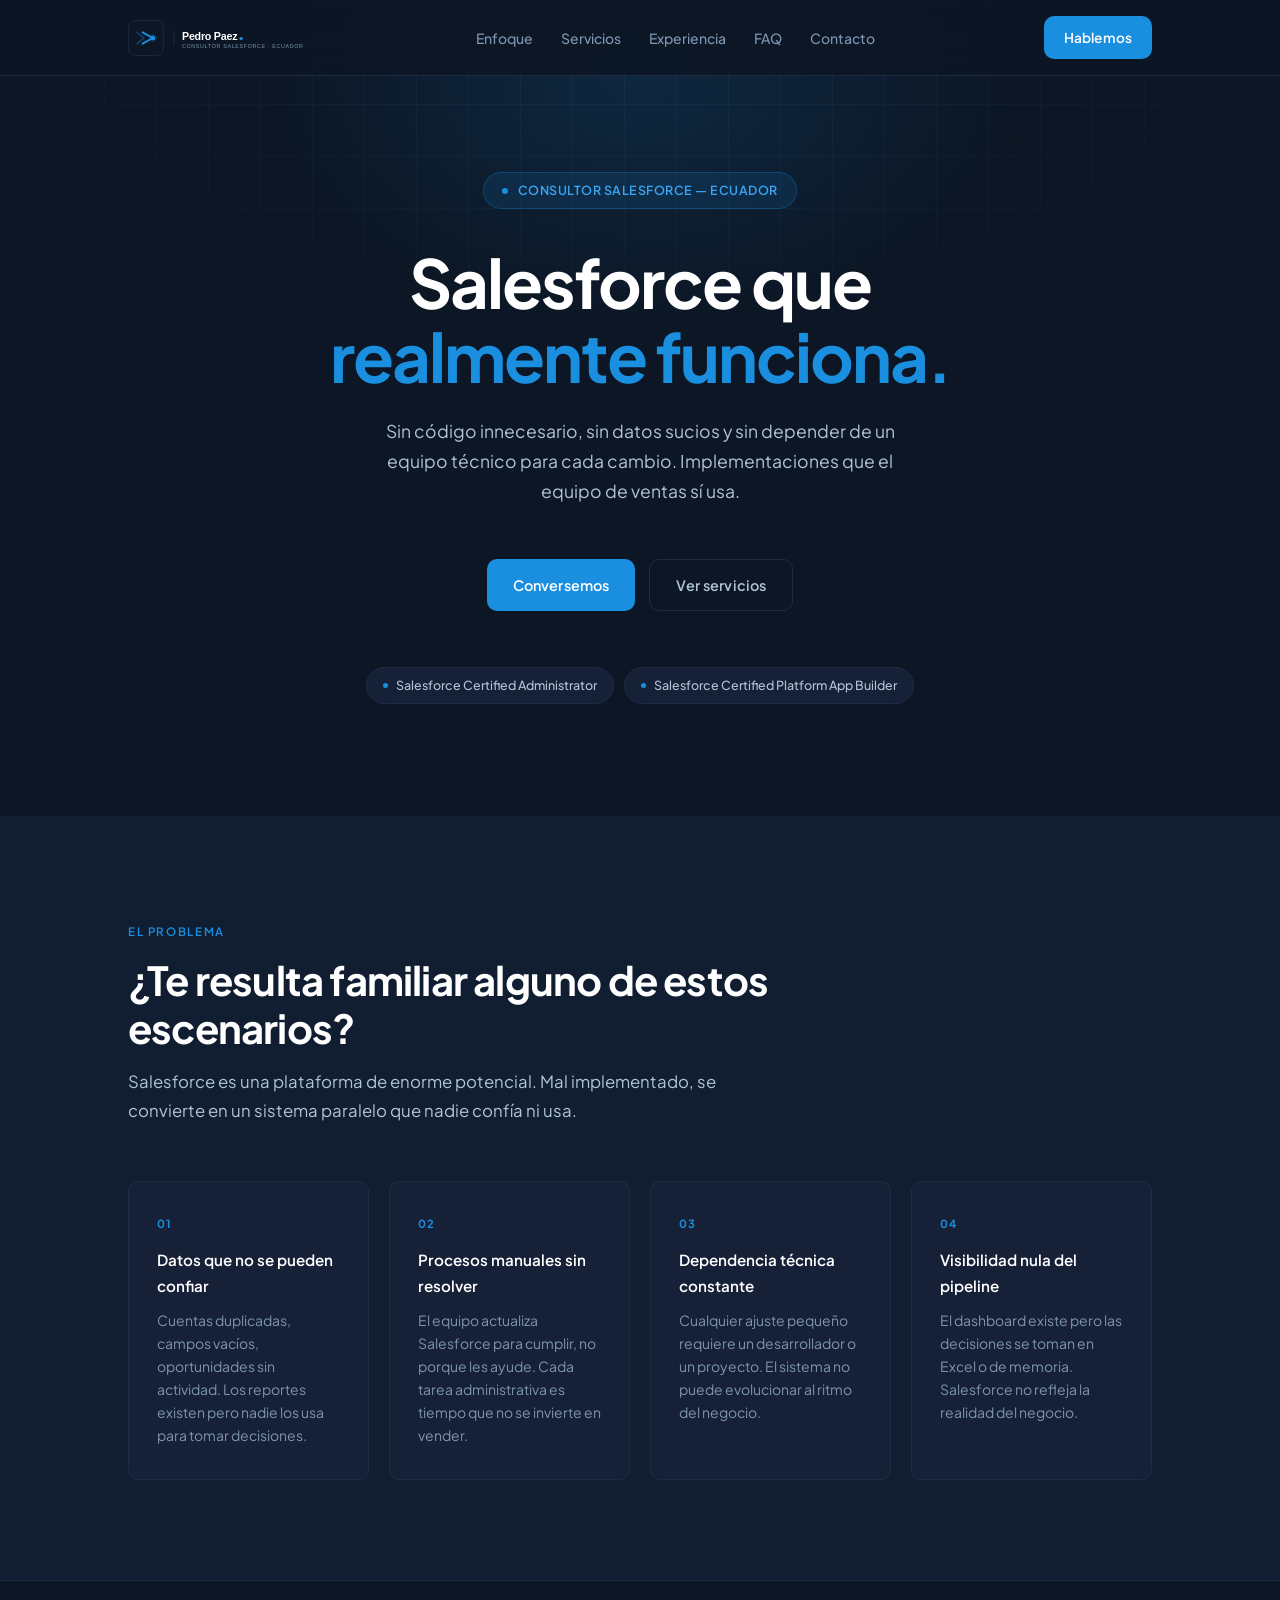
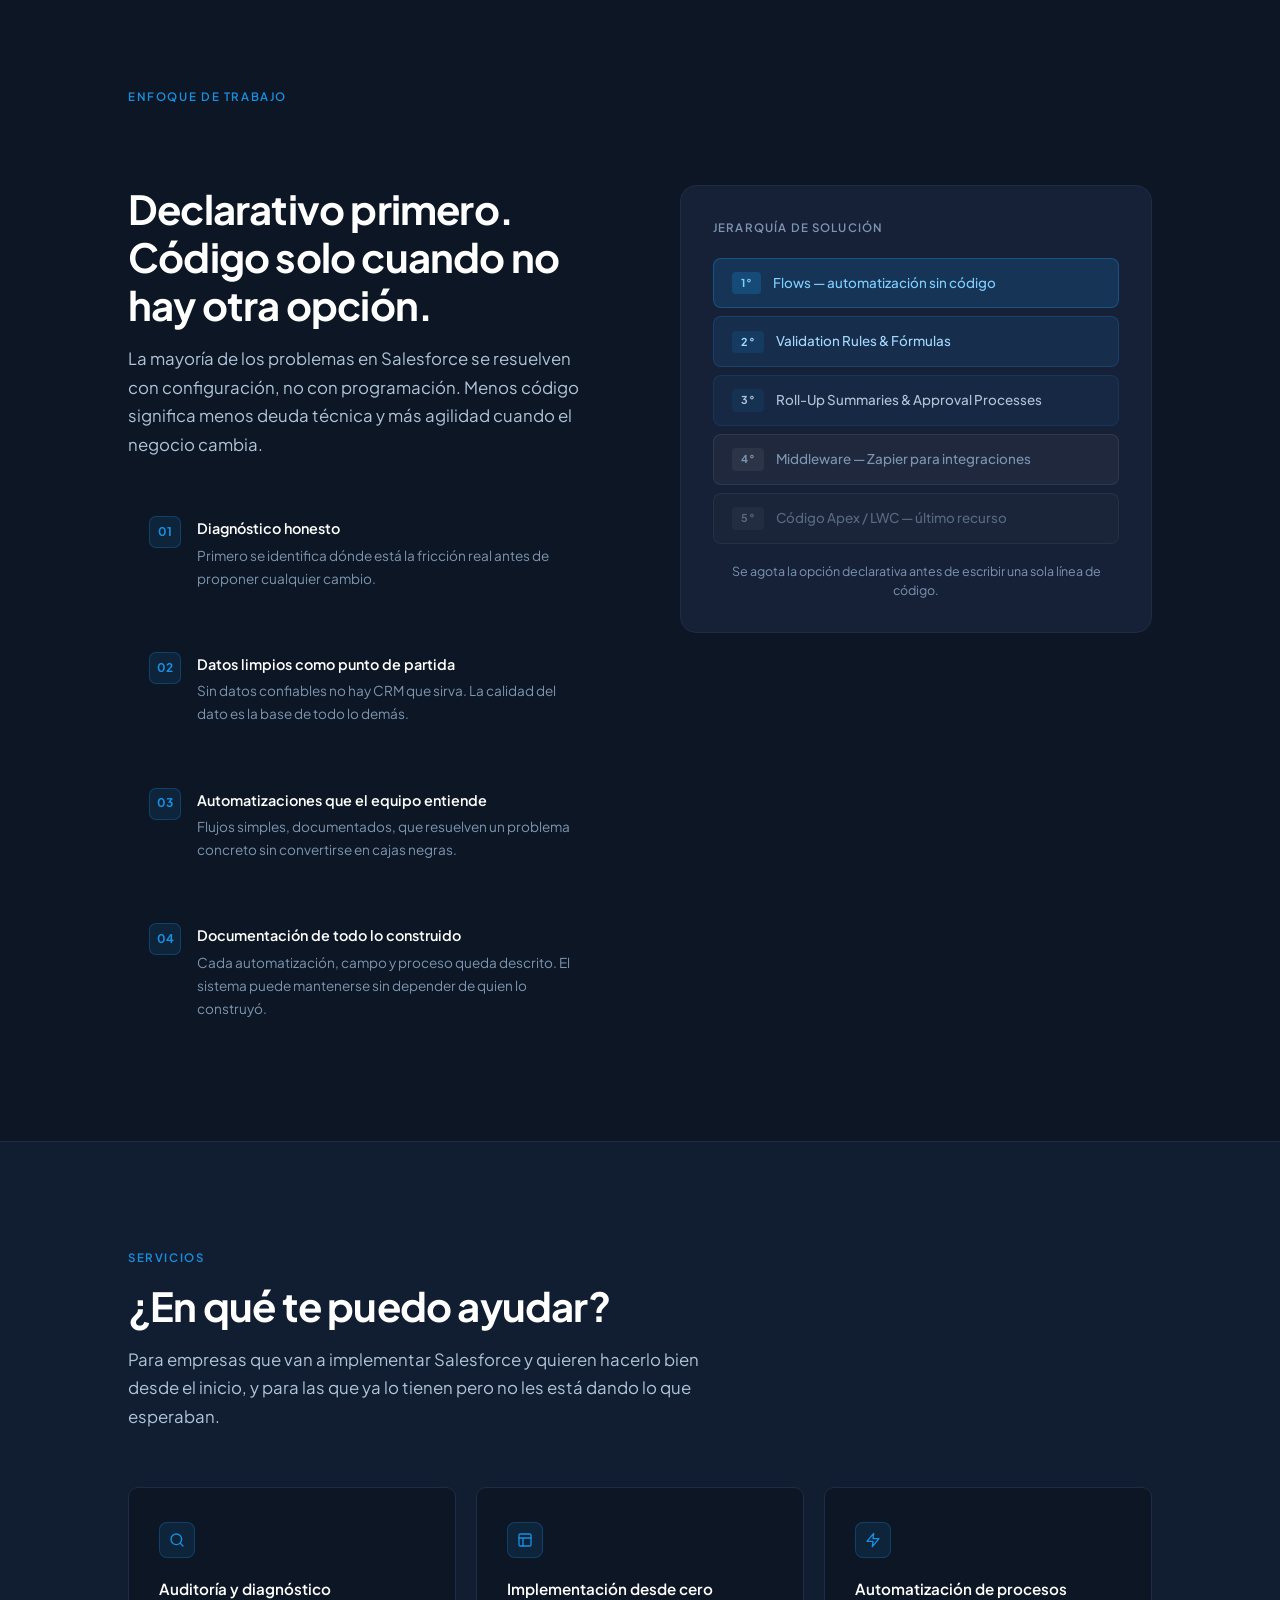
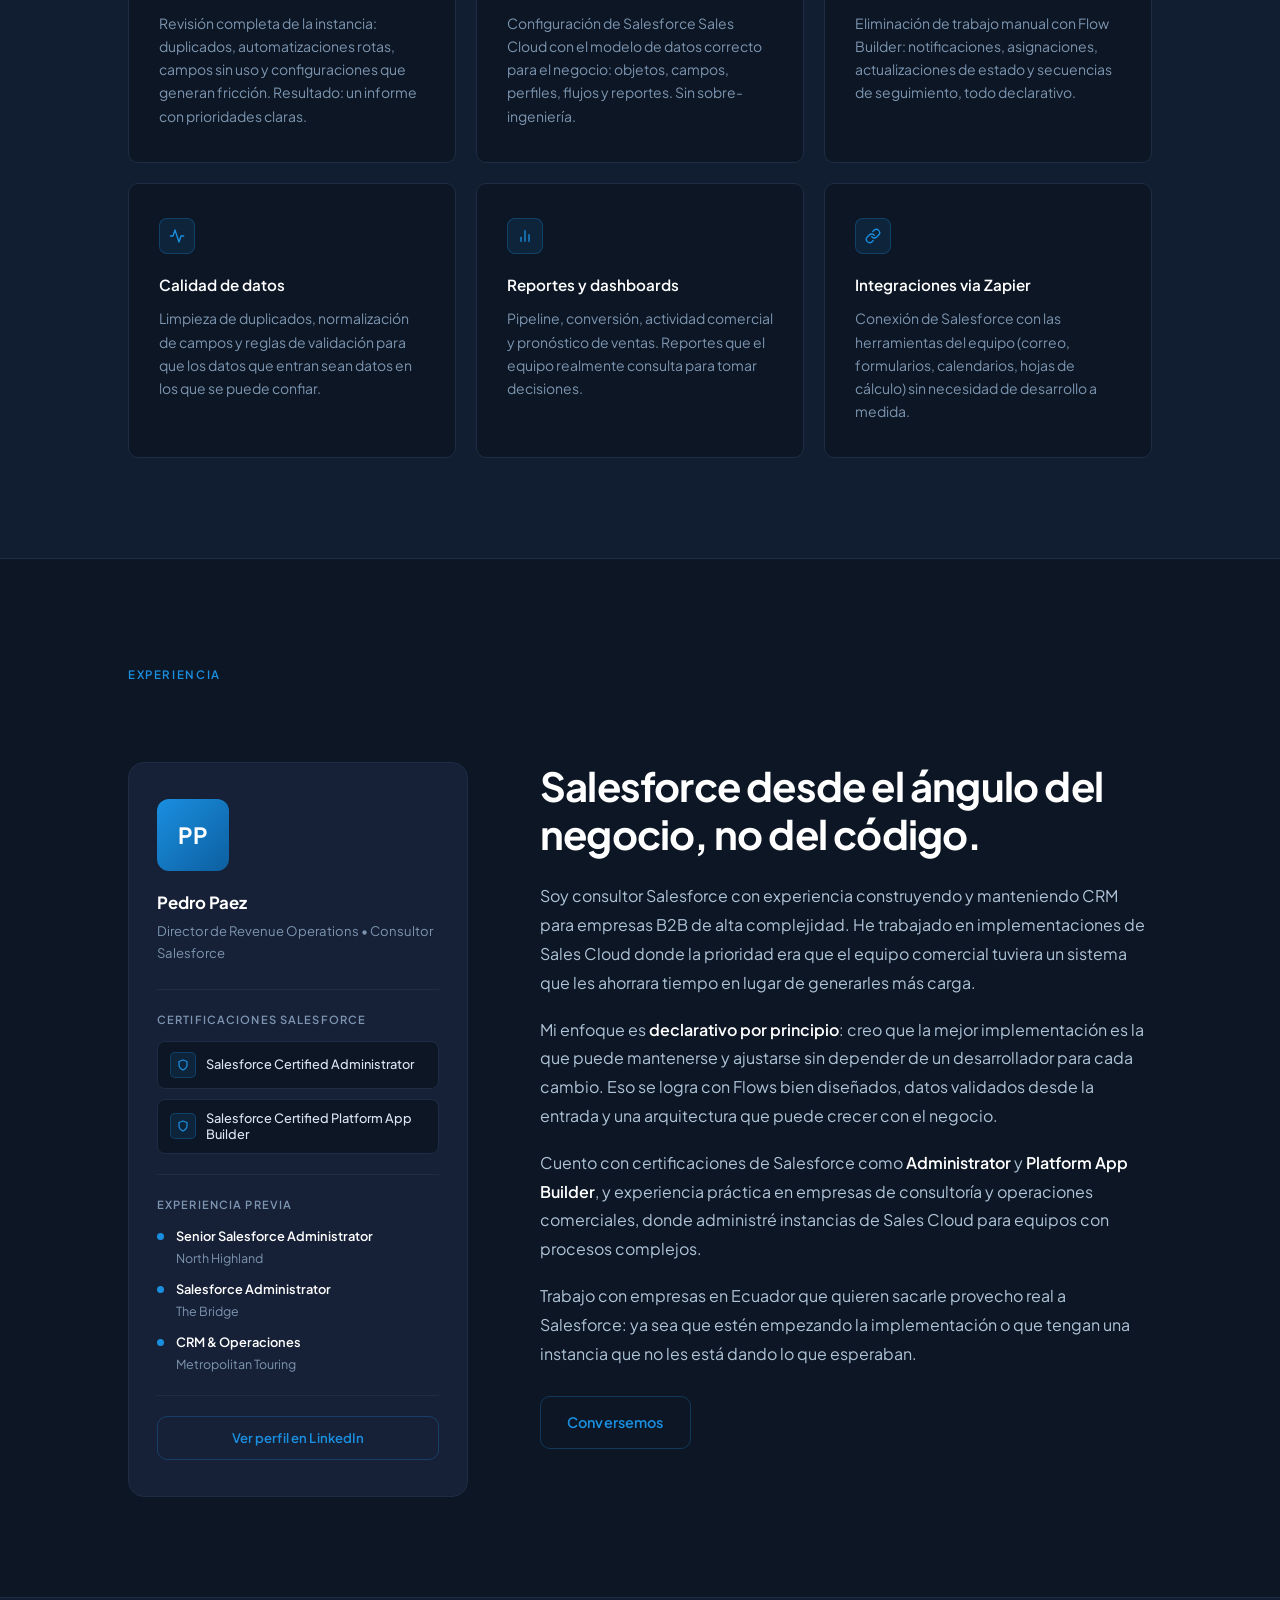
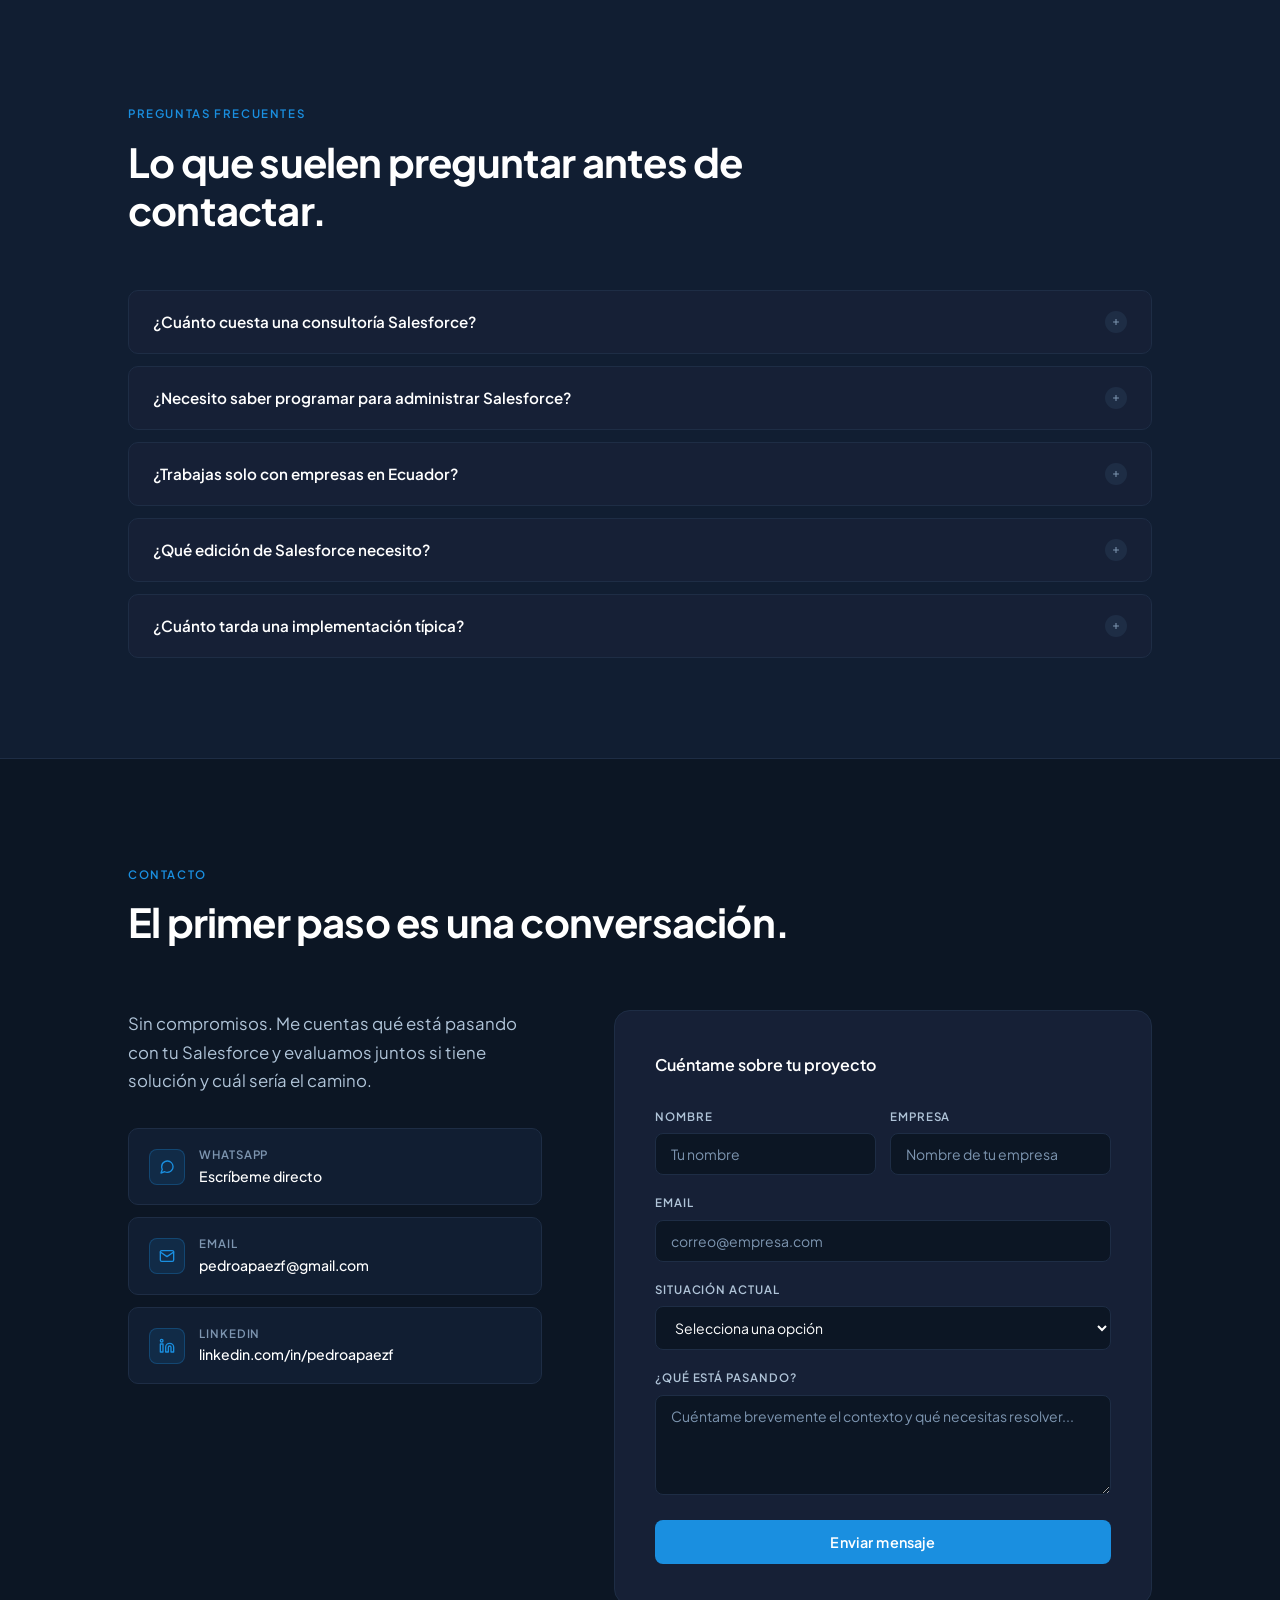
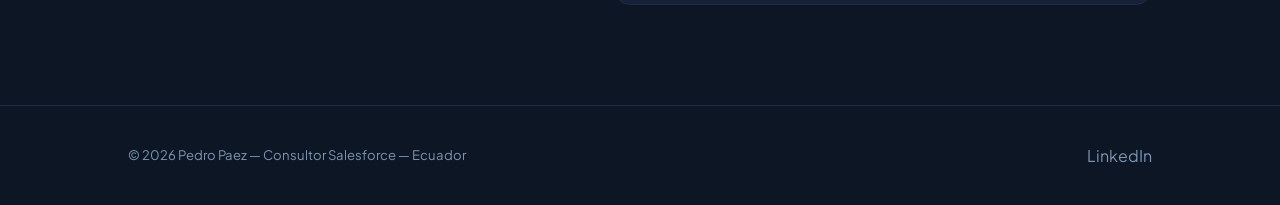
<file: index.html>
<!DOCTYPE html>
<html lang="es" prefix="og: https://ogp.me/ns#">
<head>
  <meta charset="UTF-8" />
  <meta name="viewport" content="width=device-width, initial-scale=1.0" />

  <!-- SEO CORE -->
  <title>Pedro Paez | Consultor Salesforce Certificado — Ecuador</title>
  <meta name="description" content="Consultor Salesforce certificado en Ecuador. Implementaciones limpias, automatización declarativa y datos confiables para equipos de ventas B2B. Salesforce Administrator y Platform App Builder." />
  <meta name="keywords" content="consultor salesforce ecuador, salesforce administrator ecuador, implementacion salesforce quito, salesforce CRM ecuador, automatizacion ventas, salesforce certified, revenue operations ecuador, flow builder salesforce" />
  <meta name="author" content="Pedro Paez" />
  <meta name="robots" content="index, follow" />
  <link rel="canonical" href="https://pedropaez.com/" />

  <!-- OPEN GRAPH -->
  <meta property="og:type"        content="website" />
  <meta property="og:url"         content="https://pedropaez.com/" />
  <meta property="og:title"       content="Pedro Paez | Consultor Salesforce Certificado — Ecuador" />
  <meta property="og:description" content="Salesforce que realmente funciona. Implementaciones declarativas, datos limpios y automatizaciones sin código innecesario para empresas en Ecuador." />
  <meta property="og:locale"      content="es_EC" />
  <meta property="og:site_name"   content="Pedro Paez — Consultor Salesforce" />

  <!-- TWITTER CARD -->
  <meta name="twitter:card"        content="summary_large_image" />
  <meta name="twitter:title"       content="Pedro Paez | Consultor Salesforce Certificado — Ecuador" />
  <meta name="twitter:description" content="Salesforce que realmente funciona. Implementaciones declarativas, datos limpios y automatizaciones sin código innecesario." />

  <!-- STRUCTURED DATA (JSON-LD) -->
  <script type="application/ld+json">
  {
    "@context": "https://schema.org",
    "@graph": [
      {
        "@type": "Person",
        "@id": "https://pedropaez.com/#person",
        "name": "Pedro Paez",
        "url": "https://pedropaez.com/",
        "jobTitle": "Consultor Salesforce | Director de Revenue Operations",
        "description": "Consultor Salesforce certificado con experiencia en implementaciones B2B, automatización declarativa con Flow Builder y calidad de datos. Salesforce Certified Administrator y Platform App Builder.",
        "email": "mailto:pedroapaezf@gmail.com",
        "telephone": "+593997602405",
        "address": {
          "@type": "PostalAddress",
          "addressLocality": "Quito",
          "addressCountry": "EC"
        },
        "alumniOf": {
          "@type": "CollegeOrUniversity",
          "name": "Pontificia Universidad Católica del Ecuador"
        },
        "hasCredential": [
          {
            "@type": "EducationalOccupationalCredential",
            "name": "Salesforce Certified Administrator",
            "credentialCategory": "Professional Certification",
            "recognizedBy": { "@type": "Organization", "name": "Salesforce" }
          },
          {
            "@type": "EducationalOccupationalCredential",
            "name": "Salesforce Certified Platform App Builder",
            "credentialCategory": "Professional Certification",
            "recognizedBy": { "@type": "Organization", "name": "Salesforce" }
          }
        ],
        "knowsAbout": [
          "Salesforce Sales Cloud",
          "Flow Builder",
          "Revenue Operations",
          "CRM Implementation",
          "Data Quality",
          "Process Automation",
          "Zapier",
          "B2B Sales Process"
        ],
        "sameAs": ["https://www.linkedin.com/in/pedroapaezf/"]
      },
      {
        "@type": "ProfessionalService",
        "@id": "https://pedropaez.com/#service",
        "name": "Pedro Paez — Consultoría Salesforce",
        "url": "https://pedropaez.com/",
        "description": "Consultoría Salesforce para empresas en Ecuador: implementación, automatización, calidad de datos e integraciones.",
        "provider": { "@id": "https://pedropaez.com/#person" },
        "areaServed": { "@type": "Country", "name": "Ecuador" },
        "serviceType": [
          "Implementación Salesforce",
          "Automatización de procesos",
          "Auditoría CRM",
          "Calidad de datos",
          "Capacitación Salesforce"
        ]
      },
      {
        "@type": "FAQPage",
        "mainEntity": [
          {
            "@type": "Question",
            "name": "¿Cuánto cuesta una consultoría Salesforce en Ecuador?",
            "acceptedAnswer": {
              "@type": "Answer",
              "text": "El costo varía según el alcance del proyecto. Lo primero es una conversación sin costo para entender la situación y estimar el esfuerzo real. Trabajo con proyectos desde diagnósticos puntuales hasta implementaciones completas."
            }
          },
          {
            "@type": "Question",
            "name": "¿Necesito saber programar para usar Salesforce?",
            "acceptedAnswer": {
              "@type": "Answer",
              "text": "No. La mayoría de los casos de uso empresarial se resuelven con herramientas declarativas como Flow Builder, sin necesidad de escribir código. Es parte central de mi enfoque de trabajo."
            }
          },
          {
            "@type": "Question",
            "name": "¿Qué certificaciones tiene Pedro Paez en Salesforce?",
            "acceptedAnswer": {
              "@type": "Answer",
              "text": "Pedro Paez es Salesforce Certified Administrator y Salesforce Certified Platform App Builder, con experiencia práctica en implementaciones de Sales Cloud para empresas B2B."
            }
          }
        ]
      }
    ]
  }
  </script>

  <!-- FONTS -->
  <link rel="preconnect" href="https://fonts.googleapis.com" />
  <link rel="preconnect" href="https://fonts.gstatic.com" crossorigin />
  <link href="https://fonts.googleapis.com/css2?family=Plus+Jakarta+Sans:wght@300;400;500;600;700;800&display=swap" rel="stylesheet" />

  <!-- STYLES -->
  <link rel="stylesheet" href="css/styles.css" />
</head>

<body itemscope itemtype="https://schema.org/WebPage">

  <!-- NAV -->
  <nav role="navigation" aria-label="Navegación principal">
    <div class="nav-inner">
      <a href="#" class="nav-brand" aria-label="Pedro Paez Consultor Salesforce">
        <img src="assets/brand/logo-dark.svg" alt="Pedro Paez — Consultor Salesforce" height="36" style="display:block;" />
      </a>
      <ul class="nav-links" role="list">
        <li><a href="#enfoque">Enfoque</a></li>
        <li><a href="#servicios">Servicios</a></li>
        <li><a href="#sobre">Experiencia</a></li>
        <li><a href="#faq">FAQ</a></li>
        <li><a href="#contacto">Contacto</a></li>
      </ul>
      <a href="#contacto" class="btn btn-primary" style="padding: 10px 20px; font-size: 0.85rem;" aria-label="Contactar a Pedro Paez">Hablemos</a>
    </div>
  </nav>

  <!-- HERO -->
  <header class="hero" role="banner">
    <div class="hero-bg-grid" aria-hidden="true"></div>
    <div class="hero-glow"    aria-hidden="true"></div>
    <div class="container">
      <div class="hero-inner">
        <div class="hero-badge">
          <span class="hero-badge-dot" aria-hidden="true"></span>
          Consultor Salesforce &mdash; Ecuador
        </div>
        <h1 class="hero-title">
          Salesforce que<br/><em>realmente funciona.</em>
        </h1>
        <p class="hero-sub">
          Sin código innecesario, sin datos sucios y sin depender de un equipo técnico para cada cambio.
          Implementaciones que el equipo de ventas sí usa.
        </p>
        <div class="hero-actions">
          <a href="#contacto" class="btn btn-primary">Conversemos</a>
          <a href="#servicios" class="btn btn-ghost">Ver servicios</a>
        </div>
        <div class="hero-certs" role="list" aria-label="Certificaciones Salesforce">
          <div class="cert-pill" role="listitem">
            <span class="cert-pill-dot" aria-hidden="true"></span>
            Salesforce Certified Administrator
          </div>
          <div class="cert-pill" role="listitem">
            <span class="cert-pill-dot" aria-hidden="true"></span>
            Salesforce Certified Platform App Builder
          </div>
        </div>
      </div>
    </div>
  </header>

  <!-- PROBLEM -->
  <section class="problem section" aria-labelledby="problem-heading">
    <div class="container">
      <span class="label">El problema</span>
      <h2 class="title" id="problem-heading">¿Te resulta familiar alguno de estos escenarios?</h2>
      <p class="sub">Salesforce es una plataforma de enorme potencial. Mal implementado, se convierte en un sistema paralelo que nadie confía ni usa.</p>
      <div class="problem-grid" role="list">
        <article class="problem-card" role="listitem">
          <div class="problem-num">01</div>
          <h3 class="problem-title">Datos que no se pueden confiar</h3>
          <p class="problem-desc">Cuentas duplicadas, campos vacíos, oportunidades sin actividad. Los reportes existen pero nadie los usa para tomar decisiones.</p>
        </article>
        <article class="problem-card" role="listitem">
          <div class="problem-num">02</div>
          <h3 class="problem-title">Procesos manuales sin resolver</h3>
          <p class="problem-desc">El equipo actualiza Salesforce para cumplir, no porque les ayude. Cada tarea administrativa es tiempo que no se invierte en vender.</p>
        </article>
        <article class="problem-card" role="listitem">
          <div class="problem-num">03</div>
          <h3 class="problem-title">Dependencia técnica constante</h3>
          <p class="problem-desc">Cualquier ajuste pequeño requiere un desarrollador o un proyecto. El sistema no puede evolucionar al ritmo del negocio.</p>
        </article>
        <article class="problem-card" role="listitem">
          <div class="problem-num">04</div>
          <h3 class="problem-title">Visibilidad nula del pipeline</h3>
          <p class="problem-desc">El dashboard existe pero las decisiones se toman en Excel o de memoria. Salesforce no refleja la realidad del negocio.</p>
        </article>
      </div>
    </div>
  </section>

  <hr class="divider" />

  <!-- ENFOQUE -->
  <section id="enfoque" class="section" aria-labelledby="enfoque-heading">
    <div class="container">
      <span class="label">Enfoque de trabajo</span>
      <div class="enfoque-grid">
        <div>
          <h2 class="title" id="enfoque-heading">Declarativo primero. Código solo cuando no hay otra opción.</h2>
          <p class="sub" style="margin-bottom: 36px;">La mayoría de los problemas en Salesforce se resuelven con configuración, no con programación. Menos código significa menos deuda técnica y más agilidad cuando el negocio cambia.</p>
          <ul class="step-list" role="list">
            <li class="step" role="listitem">
              <div class="step-num" aria-hidden="true">01</div>
              <div class="step-body">
                <strong>Diagnóstico honesto</strong>
                <p>Primero se identifica dónde está la fricción real antes de proponer cualquier cambio.</p>
              </div>
            </li>
            <li class="step" role="listitem">
              <div class="step-num" aria-hidden="true">02</div>
              <div class="step-body">
                <strong>Datos limpios como punto de partida</strong>
                <p>Sin datos confiables no hay CRM que sirva. La calidad del dato es la base de todo lo demás.</p>
              </div>
            </li>
            <li class="step" role="listitem">
              <div class="step-num" aria-hidden="true">03</div>
              <div class="step-body">
                <strong>Automatizaciones que el equipo entiende</strong>
                <p>Flujos simples, documentados, que resuelven un problema concreto sin convertirse en cajas negras.</p>
              </div>
            </li>
            <li class="step" role="listitem">
              <div class="step-num" aria-hidden="true">04</div>
              <div class="step-body">
                <strong>Documentación de todo lo construido</strong>
                <p>Cada automatización, campo y proceso queda descrito. El sistema puede mantenerse sin depender de quien lo construyó.</p>
              </div>
            </li>
          </ul>
        </div>
        <div>
          <div class="pyramid-card" role="complementary" aria-label="Jerarquía de solución en Salesforce">
            <p class="pyramid-header">Jerarquía de solución</p>
            <div class="pyramid" role="list">
              <div class="prow pr1" role="listitem"><span class="prow-tag">1&#176;</span> Flows — automatización sin código</div>
              <div class="prow pr2" role="listitem"><span class="prow-tag">2&#176;</span> Validation Rules &amp; Fórmulas</div>
              <div class="prow pr3" role="listitem"><span class="prow-tag">3&#176;</span> Roll-Up Summaries &amp; Approval Processes</div>
              <div class="prow pr4" role="listitem"><span class="prow-tag">4&#176;</span> Middleware — Zapier para integraciones</div>
              <div class="prow pr5" role="listitem"><span class="prow-tag">5&#176;</span> Código Apex / LWC — último recurso</div>
            </div>
            <p class="pyramid-note">Se agota la opción declarativa antes de escribir una sola línea de código.</p>
          </div>
        </div>
      </div>
    </div>
  </section>

  <hr class="divider" />

  <!-- SERVICES -->
  <section id="servicios" class="services section" aria-labelledby="services-heading">
    <div class="container">
      <span class="label">Servicios</span>
      <h2 class="title" id="services-heading">¿En qué te puedo ayudar?</h2>
      <p class="sub">Para empresas que van a implementar Salesforce y quieren hacerlo bien desde el inicio, y para las que ya lo tienen pero no les está dando lo que esperaban.</p>
      <div class="services-grid" role="list">

        <article class="svc" role="listitem">
          <div class="svc-mark" aria-hidden="true">
            <svg viewBox="0 0 24 24"><circle cx="11" cy="11" r="8"/><path d="m21 21-4.35-4.35"/></svg>
          </div>
          <h3 class="svc-title">Auditoría y diagnóstico</h3>
          <p class="svc-desc">Revisión completa de la instancia: duplicados, automatizaciones rotas, campos sin uso y configuraciones que generan fricción. Resultado: un informe con prioridades claras.</p>
        </article>

        <article class="svc" role="listitem">
          <div class="svc-mark" aria-hidden="true">
            <svg viewBox="0 0 24 24"><rect x="3" y="3" width="18" height="18" rx="2"/><path d="M3 9h18M9 21V9"/></svg>
          </div>
          <h3 class="svc-title">Implementación desde cero</h3>
          <p class="svc-desc">Configuración de Salesforce Sales Cloud con el modelo de datos correcto para el negocio: objetos, campos, perfiles, flujos y reportes. Sin sobre-ingeniería.</p>
        </article>

        <article class="svc" role="listitem">
          <div class="svc-mark" aria-hidden="true">
            <svg viewBox="0 0 24 24"><path d="M13 2 3 14h9l-1 8 10-12h-9l1-8z"/></svg>
          </div>
          <h3 class="svc-title">Automatización de procesos</h3>
          <p class="svc-desc">Eliminación de trabajo manual con Flow Builder: notificaciones, asignaciones, actualizaciones de estado y secuencias de seguimiento, todo declarativo.</p>
        </article>

        <article class="svc" role="listitem">
          <div class="svc-mark" aria-hidden="true">
            <svg viewBox="0 0 24 24"><polyline points="22 12 18 12 15 21 9 3 6 12 2 12"/></svg>
          </div>
          <h3 class="svc-title">Calidad de datos</h3>
          <p class="svc-desc">Limpieza de duplicados, normalización de campos y reglas de validación para que los datos que entran sean datos en los que se puede confiar.</p>
        </article>

        <article class="svc" role="listitem">
          <div class="svc-mark" aria-hidden="true">
            <svg viewBox="0 0 24 24"><line x1="18" y1="20" x2="18" y2="10"/><line x1="12" y1="20" x2="12" y2="4"/><line x1="6" y1="20" x2="6" y2="14"/></svg>
          </div>
          <h3 class="svc-title">Reportes y dashboards</h3>
          <p class="svc-desc">Pipeline, conversión, actividad comercial y pronóstico de ventas. Reportes que el equipo realmente consulta para tomar decisiones.</p>
        </article>

        <article class="svc" role="listitem">
          <div class="svc-mark" aria-hidden="true">
            <svg viewBox="0 0 24 24"><path d="M10 13a5 5 0 0 0 7.54.54l3-3a5 5 0 0 0-7.07-7.07l-1.72 1.71"/><path d="M14 11a5 5 0 0 0-7.54-.54l-3 3a5 5 0 0 0 7.07 7.07l1.71-1.71"/></svg>
          </div>
          <h3 class="svc-title">Integraciones via Zapier</h3>
          <p class="svc-desc">Conexión de Salesforce con las herramientas del equipo (correo, formularios, calendarios, hojas de cálculo) sin necesidad de desarrollo a medida.</p>
        </article>

      </div>
    </div>
  </section>

  <hr class="divider" />

  <!-- ABOUT -->
  <section id="sobre" class="section" aria-labelledby="about-heading">
    <div class="container">
      <span class="label">Experiencia</span>
      <div class="about-grid">

        <aside>
          <div class="about-card">
            <div class="avatar" aria-hidden="true">PP</div>
            <p class="about-name">Pedro Paez</p>
            <p class="about-role">Director de Revenue Operations &bull; Consultor Salesforce</p>

            <hr class="about-sep" />

            <p class="about-section-label">Certificaciones Salesforce</p>
            <ul class="cert-list" role="list">
              <li class="cert-item" role="listitem">
                <div class="cert-badge" aria-hidden="true">
                  <svg viewBox="0 0 24 24"><path d="M12 22s8-4 8-10V5l-8-3-8 3v7c0 6 8 10 8 10z"/></svg>
                </div>
                <span class="cert-name">Salesforce Certified Administrator</span>
              </li>
              <li class="cert-item" role="listitem">
                <div class="cert-badge" aria-hidden="true">
                  <svg viewBox="0 0 24 24"><path d="M12 22s8-4 8-10V5l-8-3-8 3v7c0 6 8 10 8 10z"/></svg>
                </div>
                <span class="cert-name">Salesforce Certified Platform App Builder</span>
              </li>
            </ul>

            <hr class="about-sep" />

            <p class="about-section-label">Experiencia previa</p>
            <ul class="exp-list" role="list">
              <li class="exp-item" role="listitem">
                <div class="exp-dot" aria-hidden="true"></div>
                <div>
                  <p class="exp-role">Senior Salesforce Administrator</p>
                  <p class="exp-co">North Highland</p>
                </div>
              </li>
              <li class="exp-item" role="listitem">
                <div class="exp-dot" aria-hidden="true"></div>
                <div>
                  <p class="exp-role">Salesforce Administrator</p>
                  <p class="exp-co">The Bridge</p>
                </div>
              </li>
              <li class="exp-item" role="listitem">
                <div class="exp-dot" aria-hidden="true"></div>
                <div>
                  <p class="exp-role">CRM &amp; Operaciones</p>
                  <p class="exp-co">Metropolitan Touring</p>
                </div>
              </li>
            </ul>

            <hr class="about-sep" />
            <a href="https://www.linkedin.com/in/pedroapaezf/" target="_blank" rel="noopener"
               class="btn btn-outline"
               style="width: 100%; justify-content: center; font-size: 0.82rem; padding: 10px 16px;"
               aria-label="Ver perfil de LinkedIn de Pedro Paez">
              Ver perfil en LinkedIn
            </a>
          </div>
        </aside>

        <div class="about-prose">
          <h2 class="title" id="about-heading" style="margin-bottom: 24px;">Salesforce desde el ángulo del negocio, no del código.</h2>
          <p>
            Soy consultor Salesforce con experiencia construyendo y manteniendo CRM para empresas B2B de alta complejidad. He trabajado en implementaciones de Sales Cloud donde la prioridad era que el equipo comercial tuviera un sistema que les ahorrara tiempo en lugar de generarles más carga.
          </p>
          <p>
            Mi enfoque es <strong>declarativo por principio</strong>: creo que la mejor implementación es la que puede mantenerse y ajustarse sin depender de un desarrollador para cada cambio. Eso se logra con Flows bien diseñados, datos validados desde la entrada y una arquitectura que puede crecer con el negocio.
          </p>
          <p>
            Cuento con certificaciones de Salesforce como <strong>Administrator</strong> y <strong>Platform App Builder</strong>, y experiencia práctica en empresas de consultoría y operaciones comerciales, donde administré instancias de Sales Cloud para equipos con procesos complejos.
          </p>
          <p>
            Trabajo con empresas en Ecuador que quieren sacarle provecho real a Salesforce: ya sea que estén empezando la implementación o que tengan una instancia que no les está dando lo que esperaban.
          </p>
          <a href="#contacto" class="btn btn-outline">Conversemos</a>
        </div>

      </div>
    </div>
  </section>

  <hr class="divider" />

  <!-- FAQ -->
  <section id="faq" class="faq section" aria-labelledby="faq-heading">
    <div class="container">
      <span class="label">Preguntas frecuentes</span>
      <h2 class="title" id="faq-heading">Lo que suelen preguntar antes de contactar.</h2>
      <div class="faq-list" role="list">

        <div class="faq-item" role="listitem">
          <button class="faq-q" aria-expanded="false" onclick="toggleFaq(this)">
            <span>¿Cuánto cuesta una consultoría Salesforce?</span>
            <span class="faq-icon" aria-hidden="true"><svg viewBox="0 0 24 24"><line x1="12" y1="5" x2="12" y2="19"/><line x1="5" y1="12" x2="19" y2="12"/></svg></span>
          </button>
          <div class="faq-a" role="region">
            <p class="faq-a-inner">Depende del alcance del proyecto. Lo primero es una conversación sin costo para entender la situación y estimar el esfuerzo real. Trabajo con proyectos desde diagnósticos puntuales hasta implementaciones completas de Sales Cloud.</p>
          </div>
        </div>

        <div class="faq-item" role="listitem">
          <button class="faq-q" aria-expanded="false" onclick="toggleFaq(this)">
            <span>¿Necesito saber programar para administrar Salesforce?</span>
            <span class="faq-icon" aria-hidden="true"><svg viewBox="0 0 24 24"><line x1="12" y1="5" x2="12" y2="19"/><line x1="5" y1="12" x2="19" y2="12"/></svg></span>
          </button>
          <div class="faq-a" role="region">
            <p class="faq-a-inner">No. La mayoría de los casos de uso empresarial se resuelven con herramientas declarativas como Flow Builder, sin código. Parte central de mi trabajo es construir implementaciones que el equipo pueda mantener de forma autónoma.</p>
          </div>
        </div>

        <div class="faq-item" role="listitem">
          <button class="faq-q" aria-expanded="false" onclick="toggleFaq(this)">
            <span>¿Trabajas solo con empresas en Ecuador?</span>
            <span class="faq-icon" aria-hidden="true"><svg viewBox="0 0 24 24"><line x1="12" y1="5" x2="12" y2="19"/><line x1="5" y1="12" x2="19" y2="12"/></svg></span>
          </button>
          <div class="faq-a" role="region">
            <p class="faq-a-inner">No necesariamente. El trabajo es mayormente remoto, lo que permite colaborar con empresas en cualquier parte de la región. Dicho esto, tengo foco particular en el mercado ecuatoriano por el conocimiento del contexto local.</p>
          </div>
        </div>

        <div class="faq-item" role="listitem">
          <button class="faq-q" aria-expanded="false" onclick="toggleFaq(this)">
            <span>¿Qué edición de Salesforce necesito?</span>
            <span class="faq-icon" aria-hidden="true"><svg viewBox="0 0 24 24"><line x1="12" y1="5" x2="12" y2="19"/><line x1="5" y1="12" x2="19" y2="12"/></svg></span>
          </button>
          <div class="faq-a" role="region">
            <p class="faq-a-inner">Trabajo principalmente con Salesforce Sales Cloud en ediciones Professional, Enterprise y Unlimited. La mayoría de las automatizaciones declarativas están disponibles desde Professional. Lo evaluamos en la primera conversación.</p>
          </div>
        </div>

        <div class="faq-item" role="listitem">
          <button class="faq-q" aria-expanded="false" onclick="toggleFaq(this)">
            <span>¿Cuánto tarda una implementación típica?</span>
            <span class="faq-icon" aria-hidden="true"><svg viewBox="0 0 24 24"><line x1="12" y1="5" x2="12" y2="19"/><line x1="5" y1="12" x2="19" y2="12"/></svg></span>
          </button>
          <div class="faq-a" role="region">
            <p class="faq-a-inner">Un diagnóstico puede tomar una a dos semanas. Una implementación completa para una empresa mediana varía entre cuatro y ocho semanas dependiendo de la complejidad del proceso comercial y el estado inicial de los datos.</p>
          </div>
        </div>

      </div>
    </div>
  </section>

  <hr class="divider" />

  <!-- CONTACT -->
  <section id="contacto" class="section" aria-labelledby="contact-heading">
    <div class="container">
      <span class="label">Contacto</span>
      <h2 class="title" id="contact-heading">El primer paso es una conversación.</h2>
      <div class="contact-inner">

        <div>
          <p class="sub" style="margin-top: 0; margin-bottom: 0;">Sin compromisos. Me cuentas qué está pasando con tu Salesforce y evaluamos juntos si tiene solución y cuál sería el camino.</p>
          <div class="contact-channels" role="list">
            <a href="https://wa.me/593997602405?text=Hola%20Pedro%2C%20me%20interesa%20hablar%20sobre%20mi%20Salesforce."
               class="channel" target="_blank" rel="noopener" role="listitem" aria-label="Contactar por WhatsApp">
              <div class="channel-icon" aria-hidden="true">
                <svg viewBox="0 0 24 24"><path d="M21 11.5a8.38 8.38 0 0 1-.9 3.8 8.5 8.5 0 0 1-7.6 4.7 8.38 8.38 0 0 1-3.8-.9L3 21l1.9-5.7a8.38 8.38 0 0 1-.9-3.8 8.5 8.5 0 0 1 4.7-7.6 8.38 8.38 0 0 1 3.8-.9h.5a8.48 8.48 0 0 1 8 8v.5z"/></svg>
              </div>
              <div>
                <p class="channel-label">WhatsApp</p>
                <p class="channel-val">Escríbeme directo</p>
              </div>
            </a>
            <a href="mailto:pedroapaezf@gmail.com" class="channel" role="listitem" aria-label="Enviar email a Pedro Paez">
              <div class="channel-icon" aria-hidden="true">
                <svg viewBox="0 0 24 24"><path d="M4 4h16c1.1 0 2 .9 2 2v12c0 1.1-.9 2-2 2H4c-1.1 0-2-.9-2-2V6c0-1.1.9-2 2-2z"/><polyline points="22,6 12,13 2,6"/></svg>
              </div>
              <div>
                <p class="channel-label">Email</p>
                <p class="channel-val">pedroapaezf@gmail.com</p>
              </div>
            </a>
            <a href="https://www.linkedin.com/in/pedroapaezf/" class="channel" target="_blank" rel="noopener" role="listitem" aria-label="LinkedIn Pedro Paez">
              <div class="channel-icon" aria-hidden="true">
                <svg viewBox="0 0 24 24"><path d="M16 8a6 6 0 0 1 6 6v7h-4v-7a2 2 0 0 0-2-2 2 2 0 0 0-2 2v7h-4v-7a6 6 0 0 1 6-6z"/><rect x="2" y="9" width="4" height="12"/><circle cx="4" cy="4" r="2"/></svg>
              </div>
              <div>
                <p class="channel-label">LinkedIn</p>
                <p class="channel-val">linkedin.com/in/pedroapaezf</p>
              </div>
            </a>
          </div>
        </div>

        <!-- Formulario con Netlify Forms activado -->
        <div class="form-card" id="formCard">
          <p class="form-card-title">Cuéntame sobre tu proyecto</p>
          <form id="theForm" name="contacto" method="POST" data-netlify="true" netlify-honeypot="bot-field" novalidate>
            <input type="hidden" name="form-name" value="contacto" />
            <p style="display:none;"><label>No completar: <input name="bot-field" /></label></p>
            <div class="fg-row">
              <div class="fg">
                <label for="f-nombre">Nombre</label>
                <input type="text" id="f-nombre" name="nombre" placeholder="Tu nombre" required autocomplete="given-name" />
              </div>
              <div class="fg">
                <label for="f-empresa">Empresa</label>
                <input type="text" id="f-empresa" name="empresa" placeholder="Nombre de tu empresa" autocomplete="organization" />
              </div>
            </div>
            <div class="fg">
              <label for="f-email">Email</label>
              <input type="email" id="f-email" name="email" placeholder="correo@empresa.com" required autocomplete="email" />
            </div>
            <div class="fg">
              <label for="f-situacion">Situación actual</label>
              <select id="f-situacion" name="situacion" required>
                <option value="" disabled selected>Selecciona una opción</option>
                <option value="nuevo">Quiero implementar Salesforce desde cero</option>
                <option value="problemas">Ya tengo Salesforce pero no me funciona bien</option>
                <option value="mejoras">Quiero mejorar una implementación existente</option>
                <option value="otro">Otro</option>
              </select>
            </div>
            <div class="fg">
              <label for="f-mensaje">¿Qué está pasando?</label>
              <textarea id="f-mensaje" name="mensaje" placeholder="Cuéntame brevemente el contexto y qué necesitas resolver..."></textarea>
            </div>
            <button type="submit" class="form-btn">Enviar mensaje</button>
          </form>
          <div class="form-ok" id="formOk" aria-live="polite">
            <div class="form-ok-mark" aria-hidden="true">
              <svg viewBox="0 0 24 24"><polyline points="20 6 9 17 4 12"/></svg>
            </div>
            <p class="form-ok-title">Mensaje recibido</p>
            <p class="form-ok-sub">Te respondo en menos de 24 horas.</p>
          </div>
        </div>

      </div>
    </div>
  </section>

  <!-- FOOTER -->
  <footer role="contentinfo">
    <div class="container">
      <div class="footer-inner">
        <p>&copy; 2026 Pedro Paez &mdash; Consultor Salesforce &mdash; Ecuador</p>
        <a href="https://www.linkedin.com/in/pedroapaezf/" class="footer-link" target="_blank" rel="noopener" aria-label="LinkedIn Pedro Paez">LinkedIn</a>
      </div>
    </div>
  </footer>

  <!-- SCRIPTS -->
  <script src="js/main.js"></script>

</body>
</html>
</file>
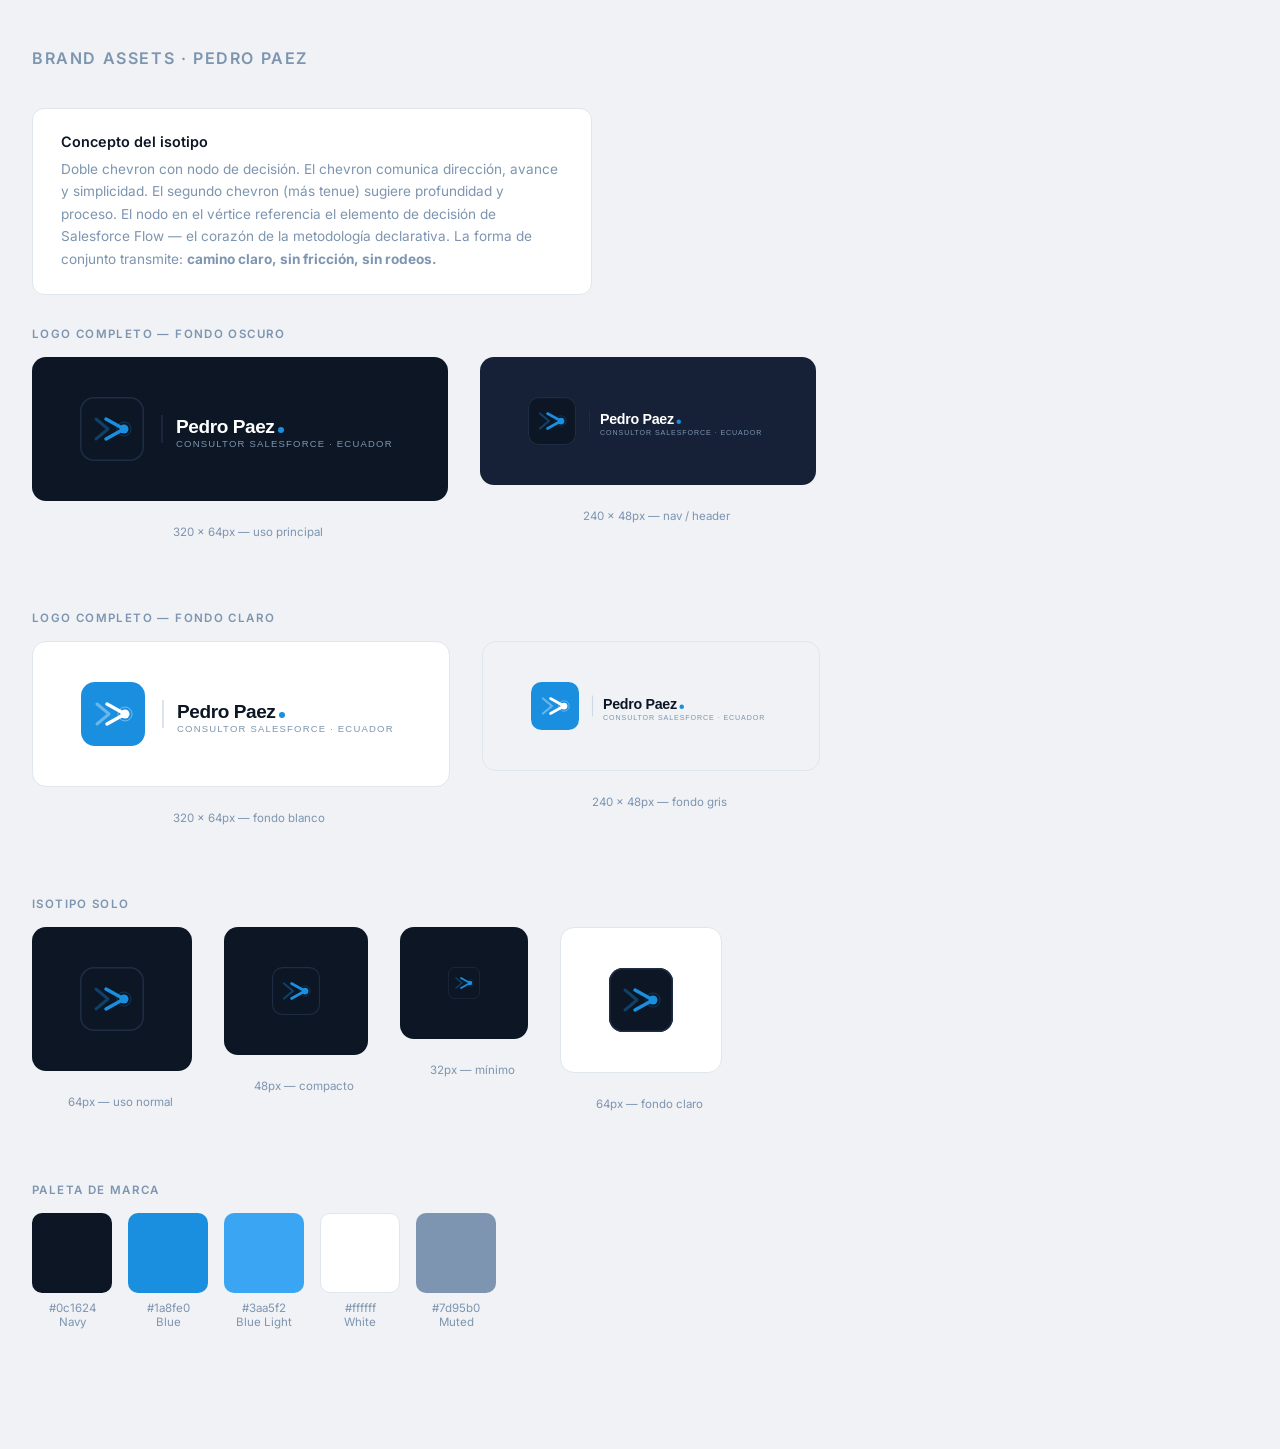
<file: assets/brand/preview.html>
<!DOCTYPE html>
<html lang="es">
<head>
  <meta charset="UTF-8" />
  <meta name="viewport" content="width=device-width, initial-scale=1.0" />
  <title>Brand Assets — Pedro Paez</title>
  <link rel="preconnect" href="https://fonts.googleapis.com" />
  <link href="https://fonts.googleapis.com/css2?family=Inter:wght@400;500;600;700&display=swap" rel="stylesheet" />
  <style>
    *, *::before, *::after { box-sizing: border-box; margin: 0; padding: 0; }

    body {
      font-family: 'Inter', sans-serif;
      background: #f0f2f5;
      color: #1a2535;
      padding: 48px 32px;
      -webkit-font-smoothing: antialiased;
    }

    h1 { font-size: 1rem; font-weight: 600; color: #7d95b0; letter-spacing: 0.1em; text-transform: uppercase; margin-bottom: 40px; }

    .section { margin-bottom: 48px; }
    .section-label { font-size: 0.72rem; font-weight: 600; letter-spacing: 0.12em; text-transform: uppercase; color: #7d95b0; margin-bottom: 16px; }

    .canvas {
      display: inline-flex;
      align-items: center;
      justify-content: center;
      padding: 40px 48px;
      border-radius: 14px;
      margin-right: 16px;
      margin-bottom: 16px;
    }

    .canvas-dark  { background: #0c1624; }
    .canvas-mid   { background: #162036; }
    .canvas-light { background: #ffffff; border: 1px solid #e0e6ed; }
    .canvas-gray  { background: #f0f2f5; border: 1px solid #e0e6ed; }

    .row { display: flex; flex-wrap: wrap; align-items: flex-start; gap: 0; }

    .size-label {
      font-size: 0.72rem;
      color: #7d95b0;
      text-align: center;
      margin-top: 8px;
    }

    .item { display: flex; flex-direction: column; align-items: center; margin-right: 16px; margin-bottom: 24px; }

    .concept {
      max-width: 560px;
      background: #fff;
      border: 1px solid #e0e6ed;
      border-radius: 12px;
      padding: 24px 28px;
      margin-bottom: 32px;
    }
    .concept h3 { font-size: 0.9rem; font-weight: 600; color: #0c1624; margin-bottom: 8px; }
    .concept p  { font-size: 0.85rem; color: #7d95b0; line-height: 1.65; }
  </style>
</head>
<body>

  <h1>Brand Assets · Pedro Paez</h1>

  <!-- Concepto -->
  <div class="concept">
    <h3>Concepto del isotipo</h3>
    <p>
      Doble chevron con nodo de decisión. El chevron comunica dirección, avance y simplicidad.
      El segundo chevron (más tenue) sugiere profundidad y proceso. El nodo en el vértice
      referencia el elemento de decisión de Salesforce Flow — el corazón de la metodología declarativa.
      La forma de conjunto transmite: <strong>camino claro, sin fricción, sin rodeos.</strong>
    </p>
  </div>

  <!-- Logo completo — dark -->
  <div class="section">
    <div class="section-label">Logo completo — fondo oscuro</div>
    <div class="row">
      <div class="item">
        <div class="canvas canvas-dark">
          <img src="logo-dark.svg" width="320" height="64" alt="Logo Pedro Paez dark" />
        </div>
        <p class="size-label">320 × 64px — uso principal</p>
      </div>
      <div class="item">
        <div class="canvas canvas-mid">
          <img src="logo-dark.svg" width="240" height="48" alt="Logo Pedro Paez dark medium" />
        </div>
        <p class="size-label">240 × 48px — nav / header</p>
      </div>
    </div>
  </div>

  <!-- Logo completo — light -->
  <div class="section">
    <div class="section-label">Logo completo — fondo claro</div>
    <div class="row">
      <div class="item">
        <div class="canvas canvas-light">
          <img src="logo-light.svg" width="320" height="64" alt="Logo Pedro Paez light" />
        </div>
        <p class="size-label">320 × 64px — fondo blanco</p>
      </div>
      <div class="item">
        <div class="canvas canvas-gray">
          <img src="logo-light.svg" width="240" height="48" alt="Logo Pedro Paez light medium" />
        </div>
        <p class="size-label">240 × 48px — fondo gris</p>
      </div>
    </div>
  </div>

  <!-- Isotipo solo -->
  <div class="section">
    <div class="section-label">Isotipo solo</div>
    <div class="row">
      <div class="item">
        <div class="canvas canvas-dark">
          <img src="isotipo.svg" width="64" height="64" alt="Isotipo Pedro Paez grande" />
        </div>
        <p class="size-label">64px — uso normal</p>
      </div>
      <div class="item">
        <div class="canvas canvas-dark">
          <img src="isotipo.svg" width="48" height="48" alt="Isotipo Pedro Paez mediano" />
        </div>
        <p class="size-label">48px — compacto</p>
      </div>
      <div class="item">
        <div class="canvas canvas-dark">
          <img src="isotipo.svg" width="32" height="32" alt="Isotipo Pedro Paez pequeño" />
        </div>
        <p class="size-label">32px — mínimo</p>
      </div>
      <div class="item">
        <div class="canvas canvas-light">
          <img src="isotipo.svg" width="64" height="64" alt="Isotipo Pedro Paez en fondo claro" />
        </div>
        <p class="size-label">64px — fondo claro</p>
      </div>
    </div>
  </div>

  <!-- Paleta de colores -->
  <div class="section">
    <div class="section-label">Paleta de marca</div>
    <div class="row">
      <div class="item">
        <div style="width:80px; height:80px; border-radius:10px; background:#0c1624;"></div>
        <p class="size-label">#0c1624<br>Navy</p>
      </div>
      <div class="item">
        <div style="width:80px; height:80px; border-radius:10px; background:#1a8fe0;"></div>
        <p class="size-label">#1a8fe0<br>Blue</p>
      </div>
      <div class="item">
        <div style="width:80px; height:80px; border-radius:10px; background:#3aa5f2;"></div>
        <p class="size-label">#3aa5f2<br>Blue Light</p>
      </div>
      <div class="item">
        <div style="width:80px; height:80px; border-radius:10px; background:#ffffff; border:1px solid #e0e6ed;"></div>
        <p class="size-label">#ffffff<br>White</p>
      </div>
      <div class="item">
        <div style="width:80px; height:80px; border-radius:10px; background:#7d95b0;"></div>
        <p class="size-label">#7d95b0<br>Muted</p>
      </div>
    </div>
  </div>

</body>
</html>
</file>
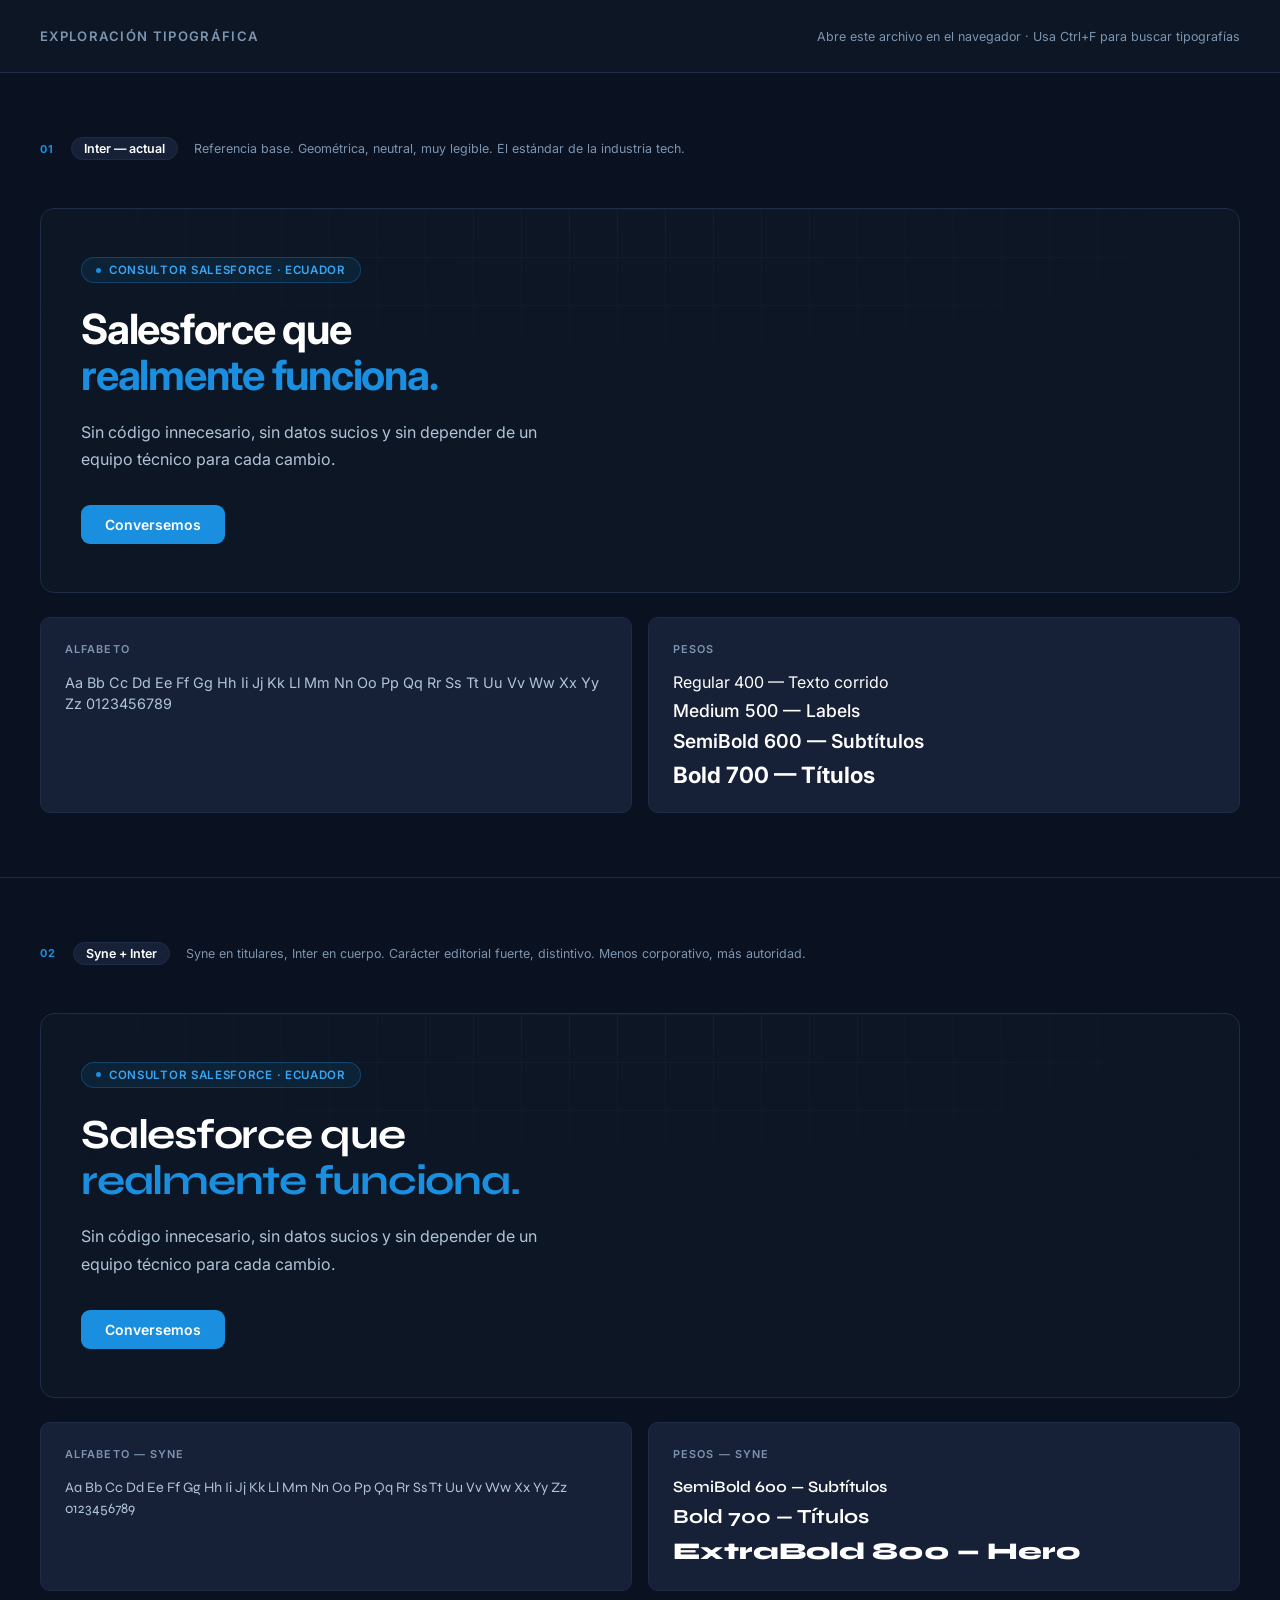
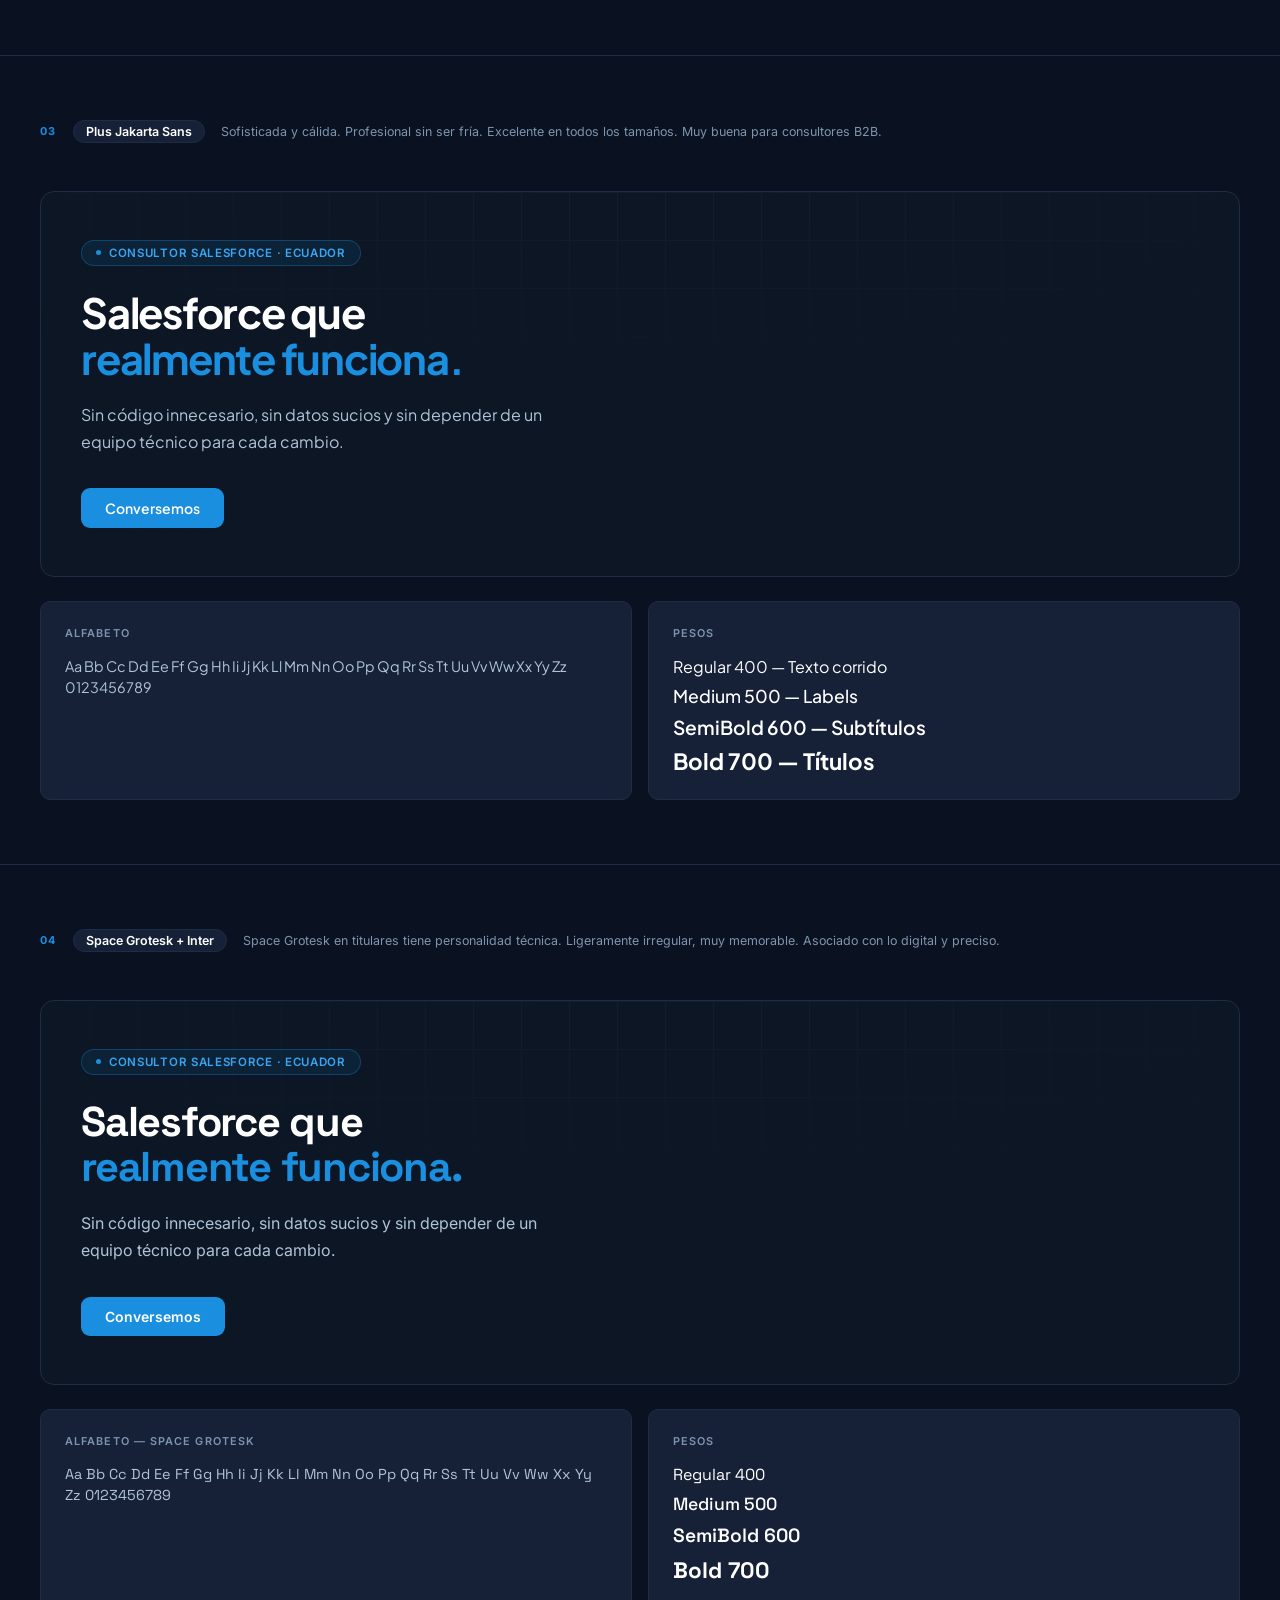
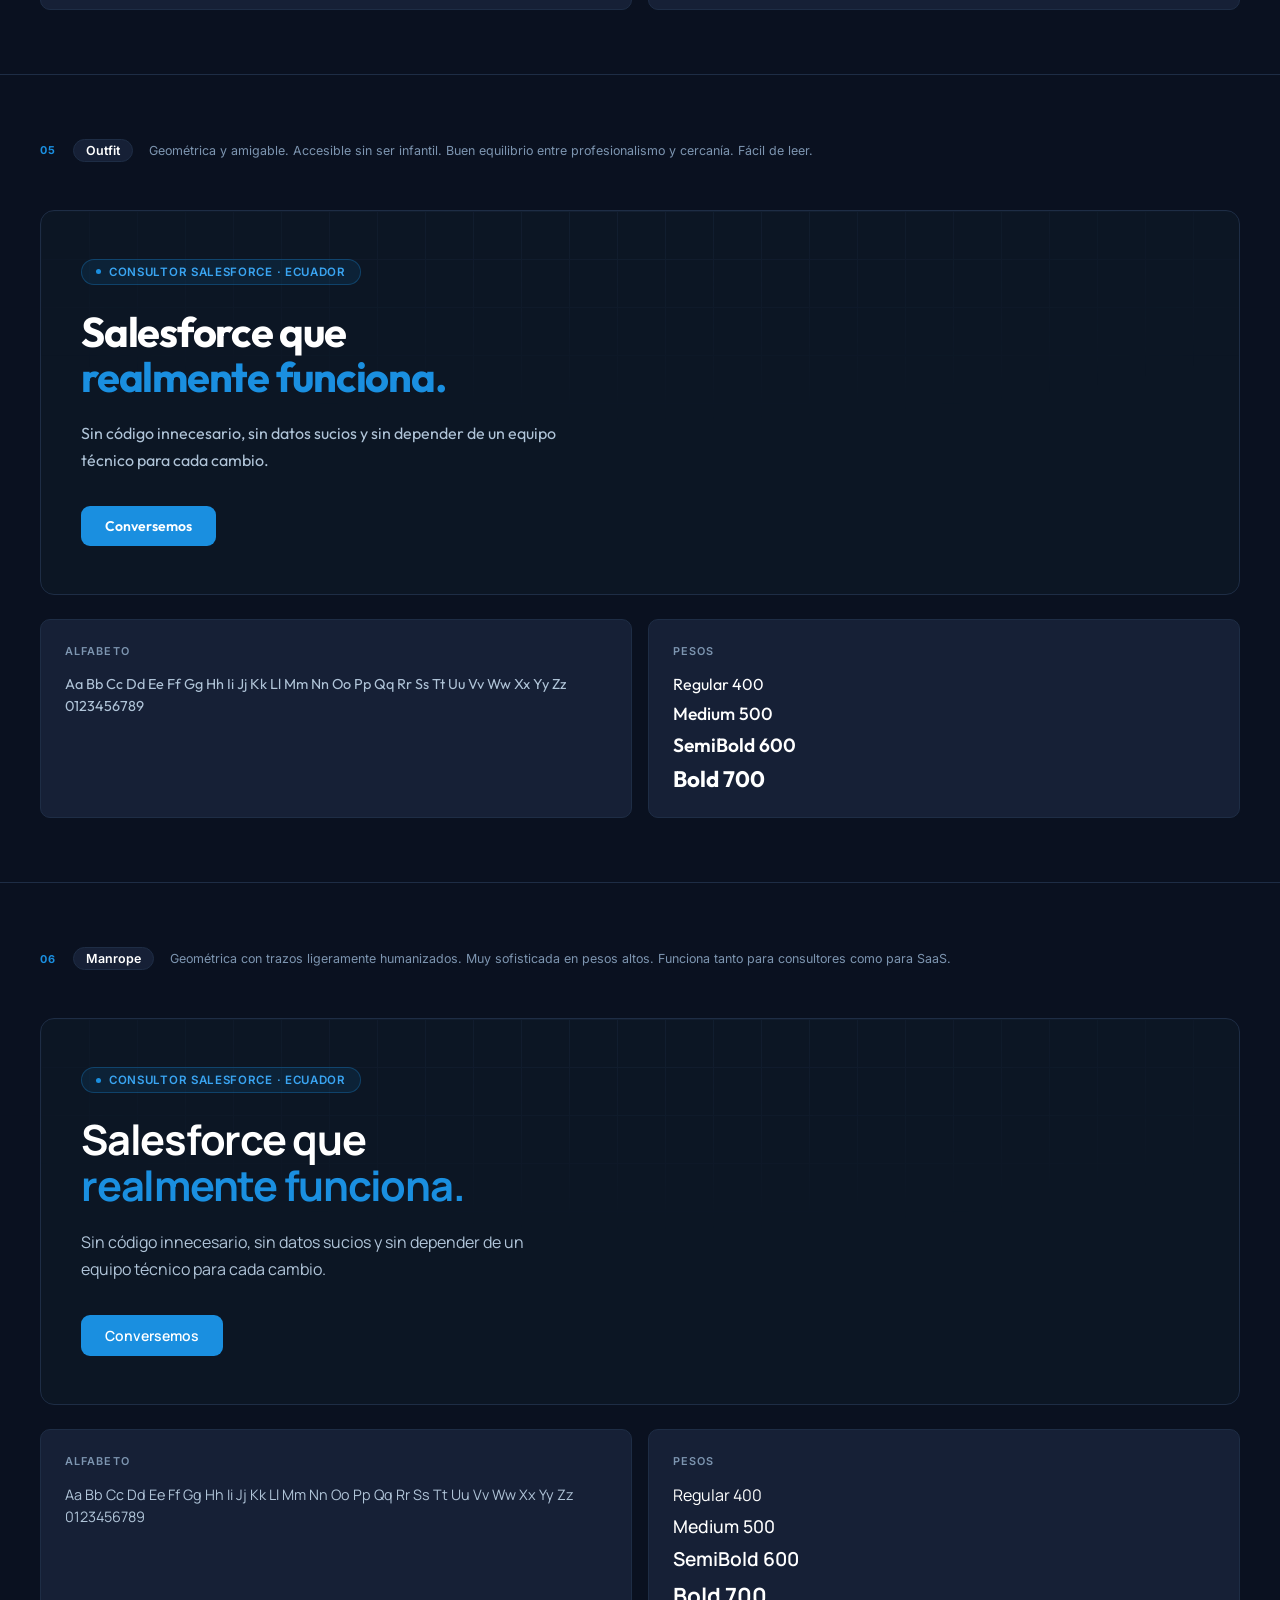
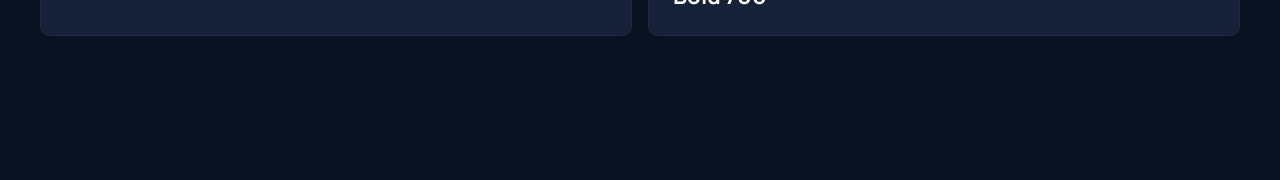
<file: assets/brand/tipografia.html>
<!DOCTYPE html>
<html lang="es">
<head>
  <meta charset="UTF-8" />
  <meta name="viewport" content="width=device-width, initial-scale=1.0" />
  <title>Exploración Tipográfica — Pedro Paez</title>
  <link rel="preconnect" href="https://fonts.googleapis.com" />
  <link rel="preconnect" href="https://fonts.gstatic.com" crossorigin />
  <link href="https://fonts.googleapis.com/css2?family=Inter:wght@400;500;600;700&family=Syne:wght@600;700;800&family=Plus+Jakarta+Sans:wght@400;500;600;700&family=Outfit:wght@400;500;600;700&family=Space+Grotesk:wght@400;500;600;700&family=DM+Sans:wght@400;500;600;700&family=Manrope:wght@400;500;600;700&display=swap" rel="stylesheet" />
  <style>
    *, *::before, *::after { box-sizing: border-box; margin: 0; padding: 0; }

    :root {
      --navy:       #0c1624;
      --navy-mid:   #111e32;
      --navy-card:  #162036;
      --navy-border:#1e2d45;
      --blue:       #1a8fe0;
      --blue-lt:    #3aa5f2;
      --white:      #ffffff;
      --text:       #dde6f3;
      --muted:      #7d95b0;
      --light:      #b0c4d8;
    }

    body {
      background: #0a1120;
      color: #dde6f3;
      -webkit-font-smoothing: antialiased;
      padding: 0 0 80px;
    }

    /* PAGE HEADER */
    .page-header {
      background: #0c1624;
      border-bottom: 1px solid #1e2d45;
      padding: 28px 40px;
      display: flex;
      align-items: center;
      justify-content: space-between;
      position: sticky;
      top: 0;
      z-index: 10;
    }

    .page-header h1 {
      font-family: 'Inter', sans-serif;
      font-size: 0.82rem;
      font-weight: 600;
      letter-spacing: 0.1em;
      text-transform: uppercase;
      color: #7d95b0;
    }

    .page-header p {
      font-family: 'Inter', sans-serif;
      font-size: 0.78rem;
      color: #7d95b0;
    }

    /* OPTION CARD */
    .option {
      border-bottom: 1px solid #1e2d45;
      padding: 64px 40px;
      position: relative;
    }

    .option:last-child { border-bottom: none; }

    /* Option label */
    .option-meta {
      display: flex;
      align-items: center;
      gap: 16px;
      margin-bottom: 48px;
    }

    .option-num {
      font-family: 'Inter', sans-serif;
      font-size: 0.68rem;
      font-weight: 700;
      letter-spacing: 0.12em;
      color: #1a8fe0;
      text-transform: uppercase;
    }

    .option-name {
      font-family: 'Inter', sans-serif;
      font-size: 0.78rem;
      font-weight: 600;
      color: #ffffff;
      padding: 3px 12px;
      border-radius: 999px;
      background: #162036;
      border: 1px solid #1e2d45;
    }

    .option-desc {
      font-family: 'Inter', sans-serif;
      font-size: 0.78rem;
      color: #7d95b0;
    }

    /* Mini hero preview */
    .preview-hero {
      background: #0c1624;
      border: 1px solid #1e2d45;
      border-radius: 14px;
      padding: 48px 40px;
      margin-bottom: 24px;
      position: relative;
      overflow: hidden;
    }

    .preview-hero::before {
      content: '';
      position: absolute;
      inset: 0;
      background-image:
        linear-gradient(#1e2d45 1px, transparent 1px),
        linear-gradient(90deg, #1e2d45 1px, transparent 1px);
      background-size: 48px 48px;
      mask-image: radial-gradient(ellipse 70% 55% at 50% 0%, black, transparent);
      opacity: 0.4;
    }

    .preview-hero-inner { position: relative; z-index: 1; }

    .preview-badge {
      display: inline-flex;
      align-items: center;
      gap: 8px;
      padding: 5px 14px;
      border-radius: 999px;
      border: 1px solid rgba(26,143,224,0.3);
      background: rgba(26,143,224,0.1);
      font-family: 'Inter', sans-serif;
      font-size: 0.72rem;
      font-weight: 600;
      color: #3aa5f2;
      letter-spacing: 0.06em;
      text-transform: uppercase;
      margin-bottom: 24px;
    }

    .preview-badge-dot { width: 5px; height: 5px; border-radius: 50%; background: #1a8fe0; }

    .preview-h1 {
      line-height: 1.1;
      letter-spacing: -0.03em;
      color: #ffffff;
      max-width: 640px;
      margin-bottom: 20px;
    }

    .preview-h1 em { font-style: normal; color: #1a8fe0; }

    .preview-sub {
      font-size: 1rem;
      color: #b0c4d8;
      max-width: 480px;
      line-height: 1.7;
      margin-bottom: 32px;
    }

    .preview-btn {
      display: inline-block;
      padding: 11px 24px;
      border-radius: 9px;
      background: #1a8fe0;
      color: #ffffff;
      font-size: 0.875rem;
      font-weight: 600;
      margin-right: 12px;
    }

    /* Specimen row */
    .specimen {
      display: grid;
      grid-template-columns: 1fr 1fr;
      gap: 16px;
    }

    .specimen-box {
      background: #162036;
      border: 1px solid #1e2d45;
      border-radius: 10px;
      padding: 24px;
    }

    .specimen-label {
      font-family: 'Inter', sans-serif;
      font-size: 0.68rem;
      font-weight: 600;
      letter-spacing: 0.1em;
      text-transform: uppercase;
      color: #7d95b0;
      margin-bottom: 16px;
    }

    .specimen-alphabet {
      color: #b0c4d8;
      line-height: 1.5;
      font-size: 0.9rem;
    }

    .specimen-weights { display: flex; flex-direction: column; gap: 8px; }

    .specimen-weight { color: #ffffff; }

    /* ============ FONT-SPECIFIC ============ */

    /* Opción 1: Inter completo (actual) */
    .opt-inter .preview-h1    { font-family: 'Inter', sans-serif; font-size: clamp(1.8rem, 3.5vw, 2.6rem); font-weight: 700; }
    .opt-inter .preview-sub   { font-family: 'Inter', sans-serif; }
    .opt-inter .preview-btn   { font-family: 'Inter', sans-serif; }
    .opt-inter .alpha         { font-family: 'Inter', sans-serif; }
    .opt-inter .weights       { font-family: 'Inter', sans-serif; }

    /* Opción 2: Syne (headings) + Inter (body) */
    .opt-syne .preview-h1    { font-family: 'Syne', sans-serif; font-size: clamp(1.8rem, 3.5vw, 2.6rem); font-weight: 700; }
    .opt-syne .preview-sub   { font-family: 'Inter', sans-serif; }
    .opt-syne .preview-btn   { font-family: 'Inter', sans-serif; }
    .opt-syne .alpha         { font-family: 'Syne', sans-serif; }
    .opt-syne .weights       { font-family: 'Syne', sans-serif; }

    /* Opción 3: Plus Jakarta Sans */
    .opt-jakarta .preview-h1  { font-family: 'Plus Jakarta Sans', sans-serif; font-size: clamp(1.8rem, 3.5vw, 2.6rem); font-weight: 700; }
    .opt-jakarta .preview-sub { font-family: 'Plus Jakarta Sans', sans-serif; }
    .opt-jakarta .preview-btn { font-family: 'Plus Jakarta Sans', sans-serif; }
    .opt-jakarta .alpha       { font-family: 'Plus Jakarta Sans', sans-serif; }
    .opt-jakarta .weights     { font-family: 'Plus Jakarta Sans', sans-serif; }

    /* Opción 4: Space Grotesk (headings) + Inter (body) */
    .opt-space .preview-h1    { font-family: 'Space Grotesk', sans-serif; font-size: clamp(1.8rem, 3.5vw, 2.6rem); font-weight: 700; }
    .opt-space .preview-sub   { font-family: 'Inter', sans-serif; }
    .opt-space .preview-btn   { font-family: 'Inter', sans-serif; }
    .opt-space .alpha         { font-family: 'Space Grotesk', sans-serif; }
    .opt-space .weights       { font-family: 'Space Grotesk', sans-serif; }

    /* Opción 5: Outfit */
    .opt-outfit .preview-h1   { font-family: 'Outfit', sans-serif; font-size: clamp(1.8rem, 3.5vw, 2.6rem); font-weight: 700; }
    .opt-outfit .preview-sub  { font-family: 'Outfit', sans-serif; }
    .opt-outfit .preview-btn  { font-family: 'Outfit', sans-serif; }
    .opt-outfit .alpha        { font-family: 'Outfit', sans-serif; }
    .opt-outfit .weights      { font-family: 'Outfit', sans-serif; }

    /* Opción 6: Manrope */
    .opt-manrope .preview-h1  { font-family: 'Manrope', sans-serif; font-size: clamp(1.8rem, 3.5vw, 2.6rem); font-weight: 700; }
    .opt-manrope .preview-sub { font-family: 'Manrope', sans-serif; }
    .opt-manrope .preview-btn { font-family: 'Manrope', sans-serif; }
    .opt-manrope .alpha       { font-family: 'Manrope', sans-serif; }
    .opt-manrope .weights     { font-family: 'Manrope', sans-serif; }

    @media (max-width: 640px) {
      .option { padding: 48px 20px; }
      .specimen { grid-template-columns: 1fr; }
      .preview-hero { padding: 32px 24px; }
    }
  </style>
</head>
<body>

  <div class="page-header">
    <h1>Exploración tipográfica</h1>
    <p>Abre este archivo en el navegador · Usa Ctrl+F para buscar tipografías</p>
  </div>

  <!-- ══════════════════════════════════════════ -->
  <!-- OPCIÓN 1: Inter (actual)                  -->
  <!-- ══════════════════════════════════════════ -->
  <div class="option opt-inter">
    <div class="option-meta">
      <span class="option-num">01</span>
      <span class="option-name">Inter — actual</span>
      <span class="option-desc">Referencia base. Geométrica, neutral, muy legible. El estándar de la industria tech.</span>
    </div>
    <div class="preview-hero">
      <div class="preview-hero-inner">
        <div class="preview-badge"><span class="preview-badge-dot"></span>Consultor Salesforce · Ecuador</div>
        <h2 class="preview-h1">Salesforce que<br/><em>realmente funciona.</em></h2>
        <p class="preview-sub">Sin código innecesario, sin datos sucios y sin depender de un equipo técnico para cada cambio.</p>
        <span class="preview-btn">Conversemos</span>
      </div>
    </div>
    <div class="specimen">
      <div class="specimen-box">
        <div class="specimen-label">Alfabeto</div>
        <div class="specimen-alphabet alpha">Aa Bb Cc Dd Ee Ff Gg Hh Ii Jj Kk Ll Mm Nn Oo Pp Qq Rr Ss Tt Uu Vv Ww Xx Yy Zz 0123456789</div>
      </div>
      <div class="specimen-box">
        <div class="specimen-label">Pesos</div>
        <div class="specimen-weights weights">
          <div class="specimen-weight" style="font-weight:400; font-size:1rem;">Regular 400 — Texto corrido</div>
          <div class="specimen-weight" style="font-weight:500; font-size:1.1rem;">Medium 500 — Labels</div>
          <div class="specimen-weight" style="font-weight:600; font-size:1.2rem;">SemiBold 600 — Subtítulos</div>
          <div class="specimen-weight" style="font-weight:700; font-size:1.4rem;">Bold 700 — Títulos</div>
        </div>
      </div>
    </div>
  </div>

  <!-- ══════════════════════════════════════════ -->
  <!-- OPCIÓN 2: Syne + Inter                    -->
  <!-- ══════════════════════════════════════════ -->
  <div class="option opt-syne">
    <div class="option-meta">
      <span class="option-num">02</span>
      <span class="option-name">Syne + Inter</span>
      <span class="option-desc">Syne en titulares, Inter en cuerpo. Carácter editorial fuerte, distintivo. Menos corporativo, más autoridad.</span>
    </div>
    <div class="preview-hero">
      <div class="preview-hero-inner">
        <div class="preview-badge"><span class="preview-badge-dot"></span>Consultor Salesforce · Ecuador</div>
        <h2 class="preview-h1">Salesforce que<br/><em>realmente funciona.</em></h2>
        <p class="preview-sub">Sin código innecesario, sin datos sucios y sin depender de un equipo técnico para cada cambio.</p>
        <span class="preview-btn">Conversemos</span>
      </div>
    </div>
    <div class="specimen">
      <div class="specimen-box">
        <div class="specimen-label">Alfabeto — Syne</div>
        <div class="specimen-alphabet alpha">Aa Bb Cc Dd Ee Ff Gg Hh Ii Jj Kk Ll Mm Nn Oo Pp Qq Rr Ss Tt Uu Vv Ww Xx Yy Zz 0123456789</div>
      </div>
      <div class="specimen-box">
        <div class="specimen-label">Pesos — Syne</div>
        <div class="specimen-weights weights">
          <div class="specimen-weight" style="font-weight:600; font-size:1rem;">SemiBold 600 — Subtítulos</div>
          <div class="specimen-weight" style="font-weight:700; font-size:1.25rem;">Bold 700 — Títulos</div>
          <div class="specimen-weight" style="font-weight:800; font-size:1.5rem;">ExtraBold 800 — Hero</div>
        </div>
      </div>
    </div>
  </div>

  <!-- ══════════════════════════════════════════ -->
  <!-- OPCIÓN 3: Plus Jakarta Sans               -->
  <!-- ══════════════════════════════════════════ -->
  <div class="option opt-jakarta">
    <div class="option-meta">
      <span class="option-num">03</span>
      <span class="option-name">Plus Jakarta Sans</span>
      <span class="option-desc">Sofisticada y cálida. Profesional sin ser fría. Excelente en todos los tamaños. Muy buena para consultores B2B.</span>
    </div>
    <div class="preview-hero">
      <div class="preview-hero-inner">
        <div class="preview-badge"><span class="preview-badge-dot"></span>Consultor Salesforce · Ecuador</div>
        <h2 class="preview-h1">Salesforce que<br/><em>realmente funciona.</em></h2>
        <p class="preview-sub">Sin código innecesario, sin datos sucios y sin depender de un equipo técnico para cada cambio.</p>
        <span class="preview-btn">Conversemos</span>
      </div>
    </div>
    <div class="specimen">
      <div class="specimen-box">
        <div class="specimen-label">Alfabeto</div>
        <div class="specimen-alphabet alpha">Aa Bb Cc Dd Ee Ff Gg Hh Ii Jj Kk Ll Mm Nn Oo Pp Qq Rr Ss Tt Uu Vv Ww Xx Yy Zz 0123456789</div>
      </div>
      <div class="specimen-box">
        <div class="specimen-label">Pesos</div>
        <div class="specimen-weights weights">
          <div class="specimen-weight" style="font-weight:400; font-size:1rem;">Regular 400 — Texto corrido</div>
          <div class="specimen-weight" style="font-weight:500; font-size:1.1rem;">Medium 500 — Labels</div>
          <div class="specimen-weight" style="font-weight:600; font-size:1.2rem;">SemiBold 600 — Subtítulos</div>
          <div class="specimen-weight" style="font-weight:700; font-size:1.4rem;">Bold 700 — Títulos</div>
        </div>
      </div>
    </div>
  </div>

  <!-- ══════════════════════════════════════════ -->
  <!-- OPCIÓN 4: Space Grotesk + Inter           -->
  <!-- ══════════════════════════════════════════ -->
  <div class="option opt-space">
    <div class="option-meta">
      <span class="option-num">04</span>
      <span class="option-name">Space Grotesk + Inter</span>
      <span class="option-desc">Space Grotesk en titulares tiene personalidad técnica. Ligeramente irregular, muy memorable. Asociado con lo digital y preciso.</span>
    </div>
    <div class="preview-hero">
      <div class="preview-hero-inner">
        <div class="preview-badge"><span class="preview-badge-dot"></span>Consultor Salesforce · Ecuador</div>
        <h2 class="preview-h1">Salesforce que<br/><em>realmente funciona.</em></h2>
        <p class="preview-sub">Sin código innecesario, sin datos sucios y sin depender de un equipo técnico para cada cambio.</p>
        <span class="preview-btn">Conversemos</span>
      </div>
    </div>
    <div class="specimen">
      <div class="specimen-box">
        <div class="specimen-label">Alfabeto — Space Grotesk</div>
        <div class="specimen-alphabet alpha">Aa Bb Cc Dd Ee Ff Gg Hh Ii Jj Kk Ll Mm Nn Oo Pp Qq Rr Ss Tt Uu Vv Ww Xx Yy Zz 0123456789</div>
      </div>
      <div class="specimen-box">
        <div class="specimen-label">Pesos</div>
        <div class="specimen-weights weights">
          <div class="specimen-weight" style="font-weight:400; font-size:1rem;">Regular 400</div>
          <div class="specimen-weight" style="font-weight:500; font-size:1.1rem;">Medium 500</div>
          <div class="specimen-weight" style="font-weight:600; font-size:1.2rem;">SemiBold 600</div>
          <div class="specimen-weight" style="font-weight:700; font-size:1.4rem;">Bold 700</div>
        </div>
      </div>
    </div>
  </div>

  <!-- ══════════════════════════════════════════ -->
  <!-- OPCIÓN 5: Outfit                          -->
  <!-- ══════════════════════════════════════════ -->
  <div class="option opt-outfit">
    <div class="option-meta">
      <span class="option-num">05</span>
      <span class="option-name">Outfit</span>
      <span class="option-desc">Geométrica y amigable. Accesible sin ser infantil. Buen equilibrio entre profesionalismo y cercanía. Fácil de leer.</span>
    </div>
    <div class="preview-hero">
      <div class="preview-hero-inner">
        <div class="preview-badge"><span class="preview-badge-dot"></span>Consultor Salesforce · Ecuador</div>
        <h2 class="preview-h1">Salesforce que<br/><em>realmente funciona.</em></h2>
        <p class="preview-sub">Sin código innecesario, sin datos sucios y sin depender de un equipo técnico para cada cambio.</p>
        <span class="preview-btn">Conversemos</span>
      </div>
    </div>
    <div class="specimen">
      <div class="specimen-box">
        <div class="specimen-label">Alfabeto</div>
        <div class="specimen-alphabet alpha">Aa Bb Cc Dd Ee Ff Gg Hh Ii Jj Kk Ll Mm Nn Oo Pp Qq Rr Ss Tt Uu Vv Ww Xx Yy Zz 0123456789</div>
      </div>
      <div class="specimen-box">
        <div class="specimen-label">Pesos</div>
        <div class="specimen-weights weights">
          <div class="specimen-weight" style="font-weight:400; font-size:1rem;">Regular 400</div>
          <div class="specimen-weight" style="font-weight:500; font-size:1.1rem;">Medium 500</div>
          <div class="specimen-weight" style="font-weight:600; font-size:1.2rem;">SemiBold 600</div>
          <div class="specimen-weight" style="font-weight:700; font-size:1.4rem;">Bold 700</div>
        </div>
      </div>
    </div>
  </div>

  <!-- ══════════════════════════════════════════ -->
  <!-- OPCIÓN 6: Manrope                         -->
  <!-- ══════════════════════════════════════════ -->
  <div class="option opt-manrope">
    <div class="option-meta">
      <span class="option-num">06</span>
      <span class="option-name">Manrope</span>
      <span class="option-desc">Geométrica con trazos ligeramente humanizados. Muy sofisticada en pesos altos. Funciona tanto para consultores como para SaaS.</span>
    </div>
    <div class="preview-hero">
      <div class="preview-hero-inner">
        <div class="preview-badge"><span class="preview-badge-dot"></span>Consultor Salesforce · Ecuador</div>
        <h2 class="preview-h1">Salesforce que<br/><em>realmente funciona.</em></h2>
        <p class="preview-sub">Sin código innecesario, sin datos sucios y sin depender de un equipo técnico para cada cambio.</p>
        <span class="preview-btn">Conversemos</span>
      </div>
    </div>
    <div class="specimen">
      <div class="specimen-box">
        <div class="specimen-label">Alfabeto</div>
        <div class="specimen-alphabet alpha">Aa Bb Cc Dd Ee Ff Gg Hh Ii Jj Kk Ll Mm Nn Oo Pp Qq Rr Ss Tt Uu Vv Ww Xx Yy Zz 0123456789</div>
      </div>
      <div class="specimen-box">
        <div class="specimen-label">Pesos</div>
        <div class="specimen-weights weights">
          <div class="specimen-weight" style="font-weight:400; font-size:1rem;">Regular 400</div>
          <div class="specimen-weight" style="font-weight:500; font-size:1.1rem;">Medium 500</div>
          <div class="specimen-weight" style="font-weight:600; font-size:1.2rem;">SemiBold 600</div>
          <div class="specimen-weight" style="font-weight:700; font-size:1.4rem;">Bold 700</div>
        </div>
      </div>
    </div>
  </div>

</body>
</html>
</file>
<file: css/styles.css>
/* ============================================================
   RESET & TOKENS
============================================================ */
*, *::before, *::after { box-sizing: border-box; margin: 0; padding: 0; }

:root {
  --navy:       #0c1624;
  --navy-mid:   #111e32;
  --navy-card:  #162036;
  --navy-border:#1e2d45;
  --blue:       #1a8fe0;
  --blue-lt:    #3aa5f2;
  --blue-dim:   rgba(26, 143, 224, 0.12);
  --blue-border:rgba(26, 143, 224, 0.28);
  --white:      #ffffff;
  --text:       #dde6f3;
  --muted:      #7d95b0;
  --light:      #b0c4d8;
  --radius:     10px;
  --radius-lg:  16px;
  --t:          0.22s ease;
  --max-w:      1080px;
}

html { scroll-behavior: smooth; font-size: 16px; }

body {
  font-family: 'Plus Jakarta Sans', system-ui, sans-serif;
  background: var(--navy);
  color: var(--text);
  line-height: 1.7;
  -webkit-font-smoothing: antialiased;
}

a { color: inherit; text-decoration: none; }

/* ============================================================
   LAYOUT UTILITIES
============================================================ */
.container {
  max-width: var(--max-w);
  margin: 0 auto;
  padding: 0 28px;
}

.section { padding: 100px 0; }

.label {
  display: inline-block;
  font-size: 0.72rem;
  font-weight: 600;
  letter-spacing: 0.14em;
  text-transform: uppercase;
  color: var(--blue);
  margin-bottom: 14px;
}

.title {
  font-size: clamp(1.75rem, 4vw, 2.5rem);
  font-weight: 700;
  color: var(--white);
  line-height: 1.2;
  letter-spacing: -0.02em;
  max-width: 680px;
}

.sub {
  font-size: 1.05rem;
  color: var(--light);
  max-width: 600px;
  margin-top: 16px;
  line-height: 1.7;
}

/* ============================================================
   BUTTONS
============================================================ */
.btn {
  display: inline-flex;
  align-items: center;
  gap: 8px;
  padding: 13px 26px;
  border-radius: var(--radius);
  font-size: 0.9rem;
  font-weight: 600;
  cursor: pointer;
  transition: var(--t);
  border: none;
  font-family: inherit;
  letter-spacing: 0.01em;
}

.btn-primary { background: var(--blue); color: var(--white); }
.btn-primary:hover { background: var(--blue-lt); transform: translateY(-2px); }

.btn-outline { background: transparent; color: var(--blue); border: 1.5px solid var(--blue-border); }
.btn-outline:hover { background: var(--blue-dim); transform: translateY(-2px); }

.btn-ghost { background: transparent; color: var(--light); border: 1.5px solid var(--navy-border); }
.btn-ghost:hover { border-color: rgba(255,255,255,0.3); color: var(--white); transform: translateY(-2px); }

/* ============================================================
   NAV
============================================================ */
nav {
  position: fixed;
  top: 0; left: 0; right: 0;
  z-index: 100;
  background: rgba(12, 22, 36, 0.92);
  backdrop-filter: blur(14px);
  -webkit-backdrop-filter: blur(14px);
  border-bottom: 1px solid var(--navy-border);
}

.nav-inner {
  display: flex;
  align-items: center;
  justify-content: space-between;
  padding: 16px 28px;
  max-width: var(--max-w);
  margin: 0 auto;
}

.nav-brand { display: flex; align-items: center; flex-shrink: 0; }
.nav-brand img { height: 36px; width: auto; display: block; }

.nav-links { display: flex; align-items: center; gap: 28px; list-style: none; }
.nav-links a { font-size: 0.875rem; color: var(--muted); transition: color var(--t); font-weight: 500; }
.nav-links a:hover { color: var(--white); }

@media (max-width: 640px) { .nav-links { display: none; } }

/* ============================================================
   HERO
============================================================ */
.hero {
  padding: 172px 0 112px;
  position: relative;
  overflow: hidden;
}

.hero-bg-grid {
  position: absolute;
  inset: 0;
  background-image:
    linear-gradient(var(--navy-border) 1px, transparent 1px),
    linear-gradient(90deg, var(--navy-border) 1px, transparent 1px);
  background-size: 52px 52px;
  mask-image: radial-gradient(ellipse 70% 55% at 50% 0%, black, transparent);
  opacity: 0.5;
  pointer-events: none;
}

.hero-glow {
  position: absolute;
  top: -180px; left: 50%; transform: translateX(-50%);
  width: 800px; height: 520px;
  background: radial-gradient(ellipse, rgba(26, 143, 224, 0.15) 0%, transparent 68%);
  pointer-events: none;
}

.hero-inner { position: relative; z-index: 1; text-align: center; }

.hero-badge {
  display: inline-flex;
  align-items: center;
  gap: 10px;
  padding: 7px 18px;
  border-radius: 999px;
  border: 1px solid var(--blue-border);
  background: var(--blue-dim);
  font-size: 0.78rem;
  font-weight: 600;
  color: var(--blue-lt);
  letter-spacing: 0.04em;
  text-transform: uppercase;
  margin-bottom: 36px;
}

.hero-badge-dot { width: 6px; height: 6px; border-radius: 50%; background: var(--blue); display: inline-block; }

.hero-title {
  font-size: clamp(2.6rem, 6.5vw, 4.2rem);
  font-weight: 700;
  line-height: 1.1;
  color: var(--white);
  letter-spacing: -0.03em;
  max-width: 840px;
  margin: 0 auto 24px;
}

.hero-title em { font-style: normal; color: var(--blue); }

.hero-sub {
  font-size: 1.1rem;
  color: var(--light);
  max-width: 520px;
  margin: 0 auto 52px;
  line-height: 1.7;
  font-weight: 400;
}

.hero-actions { display: flex; gap: 14px; justify-content: center; flex-wrap: wrap; }

.hero-certs { margin-top: 56px; display: flex; gap: 10px; justify-content: center; flex-wrap: wrap; }

.cert-pill {
  display: inline-flex;
  align-items: center;
  gap: 8px;
  padding: 7px 16px;
  border-radius: 999px;
  background: var(--navy-card);
  border: 1px solid var(--navy-border);
  font-size: 0.78rem;
  font-weight: 500;
  color: var(--light);
}

.cert-pill-dot { width: 5px; height: 5px; border-radius: 50%; background: var(--blue); flex-shrink: 0; }

/* ============================================================
   DIVIDER
============================================================ */
.divider { border: none; border-top: 1px solid var(--navy-border); }

/* ============================================================
   PROBLEM
============================================================ */
.problem { background: var(--navy-mid); }

.problem-grid {
  display: grid;
  grid-template-columns: repeat(auto-fit, minmax(240px, 1fr));
  gap: 20px;
  margin-top: 56px;
}

.problem-card {
  background: var(--navy-card);
  border: 1px solid var(--navy-border);
  border-radius: var(--radius);
  padding: 32px 28px;
  transition: border-color var(--t), transform var(--t);
}
.problem-card:hover { border-color: var(--blue-border); transform: translateY(-3px); }

.problem-num { font-size: 0.7rem; font-weight: 700; letter-spacing: 0.1em; color: var(--blue); text-transform: uppercase; margin-bottom: 14px; }
.problem-title { font-size: 0.95rem; font-weight: 600; color: var(--white); margin-bottom: 10px; }
.problem-desc { font-size: 0.875rem; color: var(--muted); line-height: 1.65; }

/* ============================================================
   ENFOQUE
============================================================ */
.enfoque-grid {
  display: grid;
  grid-template-columns: 1fr 1fr;
  gap: 80px;
  align-items: start;
  margin-top: 64px;
}
@media (max-width: 780px) { .enfoque-grid { grid-template-columns: 1fr; gap: 48px; } }

.step-list { display: flex; flex-direction: column; gap: 20px; }

.step {
  display: flex;
  gap: 16px;
  align-items: flex-start;
  padding: 20px;
  border-radius: var(--radius);
  border: 1px solid transparent;
  transition: border-color var(--t), background var(--t);
}
.step:hover { background: var(--blue-dim); border-color: var(--blue-border); }

.step-num {
  flex-shrink: 0;
  width: 32px; height: 32px;
  border-radius: 7px;
  background: var(--blue-dim);
  border: 1px solid var(--blue-border);
  display: flex; align-items: center; justify-content: center;
  font-size: 0.75rem;
  font-weight: 700;
  color: var(--blue);
}

.step-body strong { display: block; font-size: 0.9rem; font-weight: 600; color: var(--white); margin-bottom: 3px; }
.step-body p { font-size: 0.85rem; color: var(--muted); }

/* Pyramid */
.pyramid-card {
  background: var(--navy-card);
  border: 1px solid var(--navy-border);
  border-radius: var(--radius-lg);
  padding: 32px;
}

.pyramid-header { font-size: 0.72rem; font-weight: 600; letter-spacing: 0.1em; text-transform: uppercase; color: var(--muted); margin-bottom: 20px; }

.pyramid { display: flex; flex-direction: column; gap: 8px; }

.prow {
  display: flex;
  align-items: center;
  gap: 12px;
  padding: 13px 18px;
  border-radius: 8px;
  font-size: 0.84rem;
  font-weight: 500;
  border: 1px solid transparent;
  transition: transform var(--t);
  cursor: default;
}
.prow:hover { transform: translateX(5px); }

.prow-tag { font-size: 0.68rem; font-weight: 700; letter-spacing: 0.06em; text-transform: uppercase; padding: 2px 9px; border-radius: 4px; white-space: nowrap; }

.pr1 { background: rgba(26,143,224,0.18); border-color: rgba(26,143,224,0.35); color: #80ceff; }
.pr1 .prow-tag { background: rgba(26,143,224,0.25); color: #80ceff; }

.pr2 { background: rgba(26,143,224,0.12); border-color: rgba(26,143,224,0.22); color: #a4d8ff; }
.pr2 .prow-tag { background: rgba(26,143,224,0.15); color: #a4d8ff; }

.pr3 { background: rgba(26,143,224,0.08); border-color: rgba(26,143,224,0.14); color: var(--light); }
.pr3 .prow-tag { background: rgba(26,143,224,0.1); color: var(--light); }

.pr4 { background: rgba(255,255,255,0.04); border-color: rgba(255,255,255,0.08); color: var(--muted); }
.pr4 .prow-tag { background: rgba(255,255,255,0.06); color: var(--muted); }

.pr5 { background: rgba(255,255,255,0.025); border-color: rgba(255,255,255,0.05); color: #57697e; }
.pr5 .prow-tag { background: rgba(255,255,255,0.04); color: #57697e; }

.pyramid-note { font-size: 0.78rem; color: var(--muted); text-align: center; margin-top: 18px; line-height: 1.55; }

/* ============================================================
   SERVICES
============================================================ */
.services { background: var(--navy-mid); }

.services-grid {
  display: grid;
  grid-template-columns: repeat(auto-fit, minmax(300px, 1fr));
  gap: 20px;
  margin-top: 56px;
}

.svc {
  background: var(--navy);
  border: 1px solid var(--navy-border);
  border-radius: var(--radius);
  padding: 34px 30px;
  transition: border-color var(--t), transform var(--t);
}
.svc:hover { border-color: var(--blue-border); transform: translateY(-4px); }

.svc-mark {
  width: 36px; height: 36px;
  border-radius: 8px;
  background: var(--blue-dim);
  border: 1px solid var(--blue-border);
  display: flex; align-items: center; justify-content: center;
  margin-bottom: 18px;
}
.svc-mark svg { width: 16px; height: 16px; stroke: var(--blue); fill: none; stroke-width: 2; stroke-linecap: round; stroke-linejoin: round; }

.svc-title { font-size: 0.95rem; font-weight: 600; color: var(--white); margin-bottom: 10px; }
.svc-desc { font-size: 0.875rem; color: var(--muted); line-height: 1.65; }

/* ============================================================
   ABOUT
============================================================ */
.about-grid {
  display: grid;
  grid-template-columns: 340px 1fr;
  gap: 72px;
  align-items: start;
  margin-top: 64px;
}
@media (max-width: 780px) { .about-grid { grid-template-columns: 1fr; gap: 48px; } }

.about-card {
  background: var(--navy-card);
  border: 1px solid var(--navy-border);
  border-radius: var(--radius-lg);
  padding: 36px 28px;
}

.avatar {
  width: 72px; height: 72px;
  border-radius: 12px;
  background: linear-gradient(135deg, var(--blue) 0%, #0d5fa0 100%);
  display: flex; align-items: center; justify-content: center;
  font-size: 1.4rem;
  font-weight: 700;
  color: var(--white);
  letter-spacing: -0.02em;
  margin-bottom: 18px;
}

.about-name { font-size: 1.05rem; font-weight: 700; color: var(--white); margin-bottom: 2px; }
.about-role { font-size: 0.82rem; color: var(--muted); margin-bottom: 24px; }
.about-sep { border: none; border-top: 1px solid var(--navy-border); margin: 20px 0; }
.about-section-label { font-size: 0.7rem; font-weight: 600; letter-spacing: 0.1em; text-transform: uppercase; color: var(--muted); margin-bottom: 12px; }

.cert-list { display: flex; flex-direction: column; gap: 10px; }

.cert-item {
  display: flex;
  align-items: center;
  gap: 10px;
  padding: 10px 12px;
  border-radius: 8px;
  background: var(--navy);
  border: 1px solid var(--navy-border);
}

.cert-badge {
  width: 26px; height: 26px;
  border-radius: 5px;
  background: var(--blue-dim);
  border: 1px solid var(--blue-border);
  display: flex; align-items: center; justify-content: center;
  flex-shrink: 0;
}
.cert-badge svg { width: 12px; height: 12px; stroke: var(--blue); fill: none; stroke-width: 2.5; stroke-linecap: round; stroke-linejoin: round; }

.cert-name { font-size: 0.8rem; font-weight: 500; color: var(--text); line-height: 1.3; }

.exp-list { display: flex; flex-direction: column; gap: 10px; }

.exp-item { display: flex; gap: 12px; align-items: flex-start; }
.exp-dot { width: 7px; height: 7px; border-radius: 50%; background: var(--blue); flex-shrink: 0; margin-top: 7px; }
.exp-role { font-size: 0.8rem; font-weight: 600; color: var(--white); }
.exp-co { font-size: 0.78rem; color: var(--muted); }

.about-prose p { font-size: 1rem; color: var(--light); line-height: 1.8; margin-bottom: 18px; }
.about-prose p:last-of-type { margin-bottom: 28px; }
.about-prose strong { color: var(--white); font-weight: 600; }

/* ============================================================
   FAQ
============================================================ */
.faq { background: var(--navy-mid); }

.faq-list { margin-top: 56px; display: flex; flex-direction: column; gap: 12px; }

.faq-item {
  background: var(--navy-card);
  border: 1px solid var(--navy-border);
  border-radius: var(--radius);
  overflow: hidden;
}

.faq-q {
  width: 100%;
  display: flex;
  align-items: center;
  justify-content: space-between;
  gap: 16px;
  padding: 20px 24px;
  background: none;
  border: none;
  font-family: inherit;
  font-size: 0.95rem;
  font-weight: 600;
  color: var(--white);
  cursor: pointer;
  text-align: left;
  transition: color var(--t);
}
.faq-q:hover { color: var(--blue-lt); }

.faq-icon {
  width: 22px; height: 22px;
  flex-shrink: 0;
  border-radius: 50%;
  background: var(--navy-border);
  display: flex; align-items: center; justify-content: center;
  transition: transform var(--t), background var(--t);
}
.faq-icon svg { width: 10px; height: 10px; stroke: var(--muted); stroke-width: 2.5; transition: stroke var(--t); }

.faq-item.open .faq-icon { transform: rotate(45deg); background: var(--blue-dim); }
.faq-item.open .faq-icon svg { stroke: var(--blue); }

.faq-a { max-height: 0; overflow: hidden; transition: max-height 0.35s ease; }
.faq-a-inner { padding: 0 24px 20px; font-size: 0.9rem; color: var(--muted); line-height: 1.7; }
.faq-item.open .faq-a { max-height: 300px; }

/* ============================================================
   CONTACT
============================================================ */
.contact-inner {
  display: grid;
  grid-template-columns: 1fr 1.3fr;
  gap: 72px;
  align-items: start;
  margin-top: 64px;
}
@media (max-width: 780px) { .contact-inner { grid-template-columns: 1fr; gap: 48px; } }

.contact-channels { display: flex; flex-direction: column; gap: 12px; margin-top: 32px; }

.channel {
  display: flex;
  align-items: center;
  gap: 14px;
  padding: 16px 20px;
  background: var(--navy-mid);
  border: 1px solid var(--navy-border);
  border-radius: var(--radius);
  transition: border-color var(--t);
}
.channel:hover { border-color: var(--blue-border); }

.channel-icon {
  width: 36px; height: 36px;
  border-radius: 8px;
  background: var(--blue-dim);
  border: 1px solid var(--blue-border);
  display: flex; align-items: center; justify-content: center;
  flex-shrink: 0;
}
.channel-icon svg { width: 16px; height: 16px; stroke: var(--blue); fill: none; stroke-width: 2; stroke-linecap: round; stroke-linejoin: round; }

.channel-label { font-size: 0.72rem; color: var(--muted); text-transform: uppercase; letter-spacing: 0.08em; font-weight: 600; }
.channel-val   { font-size: 0.88rem; color: var(--white); font-weight: 500; }

/* Form */
.form-card {
  background: var(--navy-card);
  border: 1px solid var(--navy-border);
  border-radius: var(--radius-lg);
  padding: 40px;
}

.form-card-title { font-size: 1rem; font-weight: 600; color: var(--white); margin-bottom: 28px; }

.fg { margin-bottom: 18px; }

.fg label { display: block; font-size: 0.72rem; font-weight: 600; color: var(--light); text-transform: uppercase; letter-spacing: 0.08em; margin-bottom: 7px; }

.fg input,
.fg select,
.fg textarea {
  width: 100%;
  background: var(--navy);
  border: 1px solid var(--navy-border);
  border-radius: 8px;
  padding: 11px 15px;
  color: var(--white);
  font-family: inherit;
  font-size: 0.875rem;
  transition: border-color var(--t), box-shadow var(--t);
  outline: none;
}
.fg input::placeholder,
.fg textarea::placeholder { color: var(--muted); }
.fg input:focus,
.fg select:focus,
.fg textarea:focus {
  border-color: var(--blue);
  box-shadow: 0 0 0 3px rgba(26,143,224,0.1);
}
.fg select option { background: var(--navy-card); }
.fg textarea { resize: vertical; min-height: 100px; }

.fg-row { display: grid; grid-template-columns: 1fr 1fr; gap: 14px; }
@media (max-width: 480px) { .fg-row { grid-template-columns: 1fr; } }

.form-btn {
  width: 100%;
  padding: 13px;
  background: var(--blue);
  color: var(--white);
  border: none;
  border-radius: 8px;
  font-size: 0.9rem;
  font-weight: 600;
  font-family: inherit;
  cursor: pointer;
  transition: background var(--t), transform var(--t);
  letter-spacing: 0.01em;
}
.form-btn:hover { background: var(--blue-lt); transform: translateY(-2px); }

.form-ok { display: none; text-align: center; padding: 40px 0; }

.form-ok-mark {
  width: 52px; height: 52px;
  border-radius: 50%;
  background: var(--blue-dim);
  border: 1px solid var(--blue-border);
  display: flex; align-items: center; justify-content: center;
  margin: 0 auto 16px;
}
.form-ok-mark svg { width: 22px; height: 22px; stroke: var(--blue); fill: none; stroke-width: 2.5; stroke-linecap: round; stroke-linejoin: round; }

.form-ok-title { font-size: 1rem; font-weight: 600; color: var(--white); margin-bottom: 6px; }
.form-ok-sub   { font-size: 0.85rem; color: var(--muted); }

/* ============================================================
   FOOTER
============================================================ */
footer { border-top: 1px solid var(--navy-border); padding: 36px 0; }

.footer-inner { display: flex; justify-content: space-between; align-items: center; flex-wrap: wrap; gap: 12px; }

footer p { font-size: 0.82rem; color: var(--muted); }
.footer-link { color: var(--muted); transition: color var(--t); }
.footer-link:hover { color: var(--white); }

/* ============================================================
   RESPONSIVE
============================================================ */
@media (max-width: 540px) {
  .section { padding: 72px 0; }
  .hero { padding: 140px 0 88px; }
  .form-card { padding: 28px 20px; }
  .about-card { padding: 28px 20px; }
}
</file>
